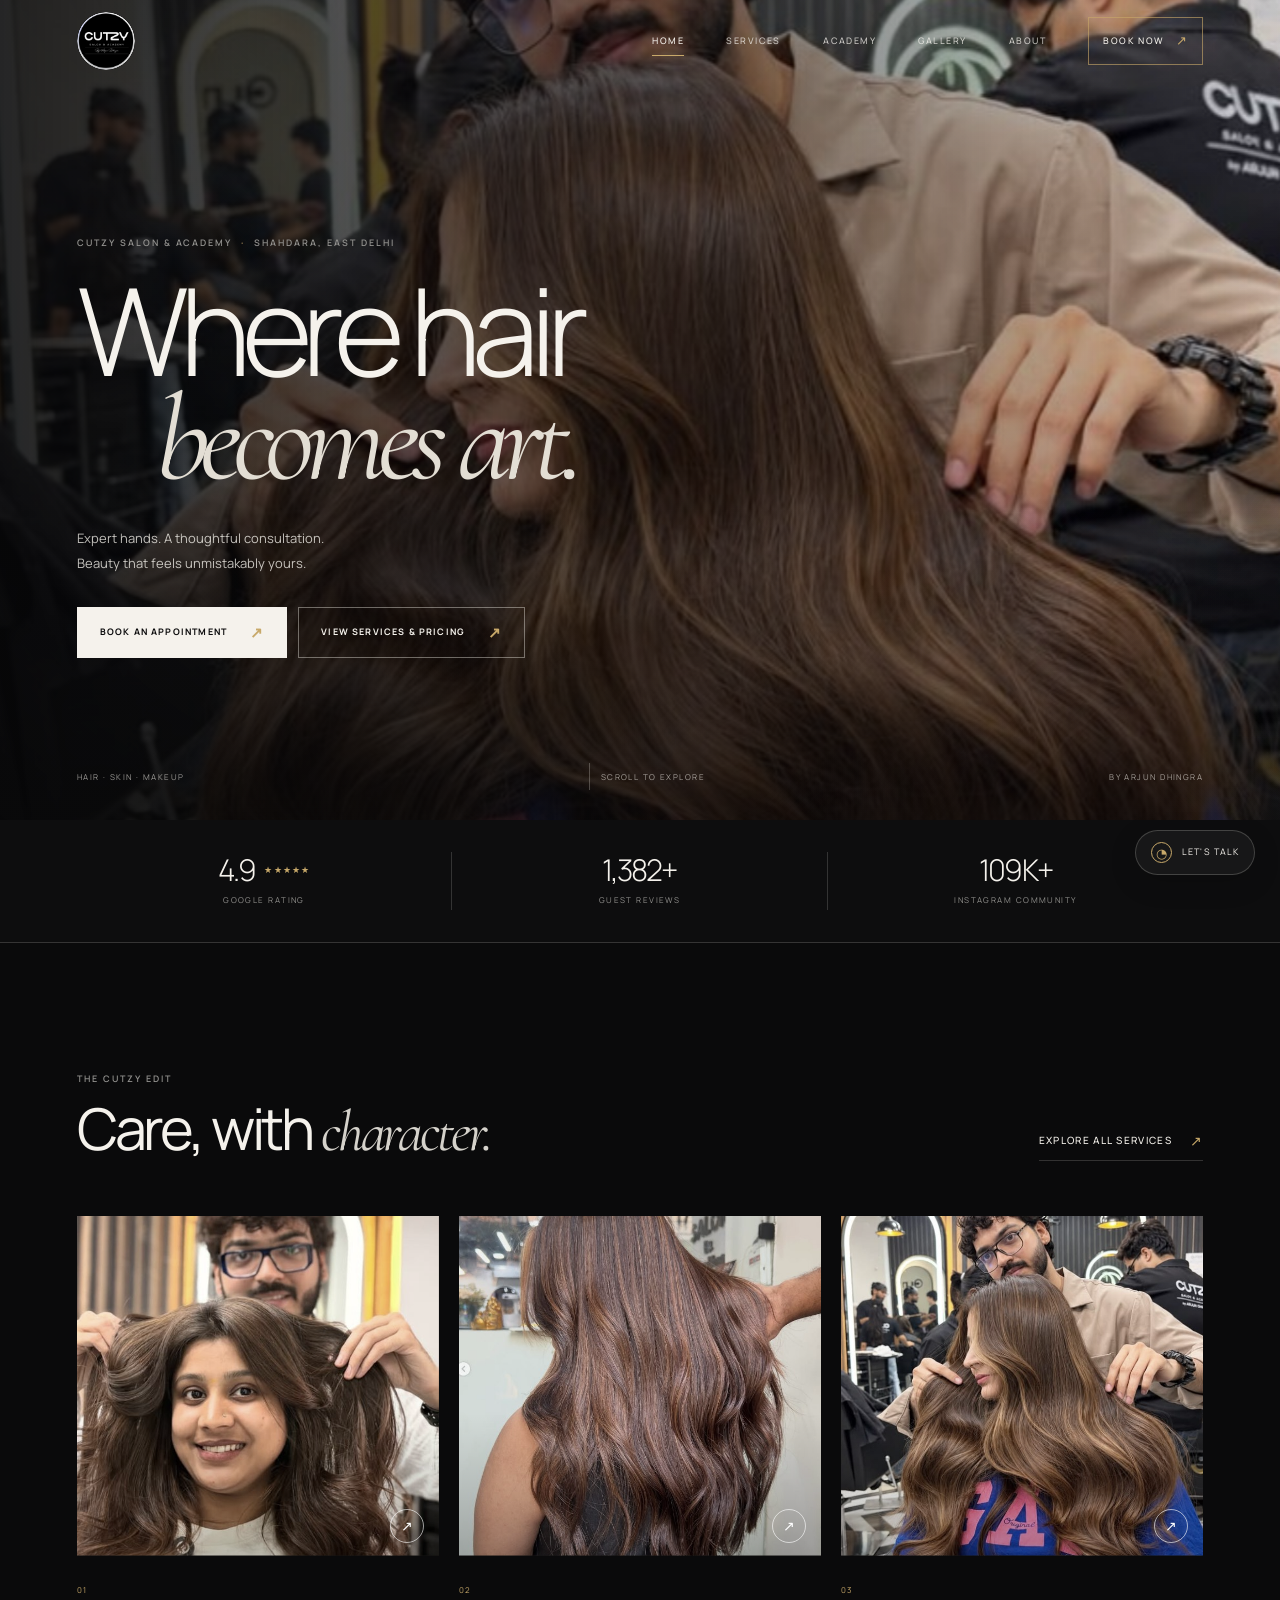
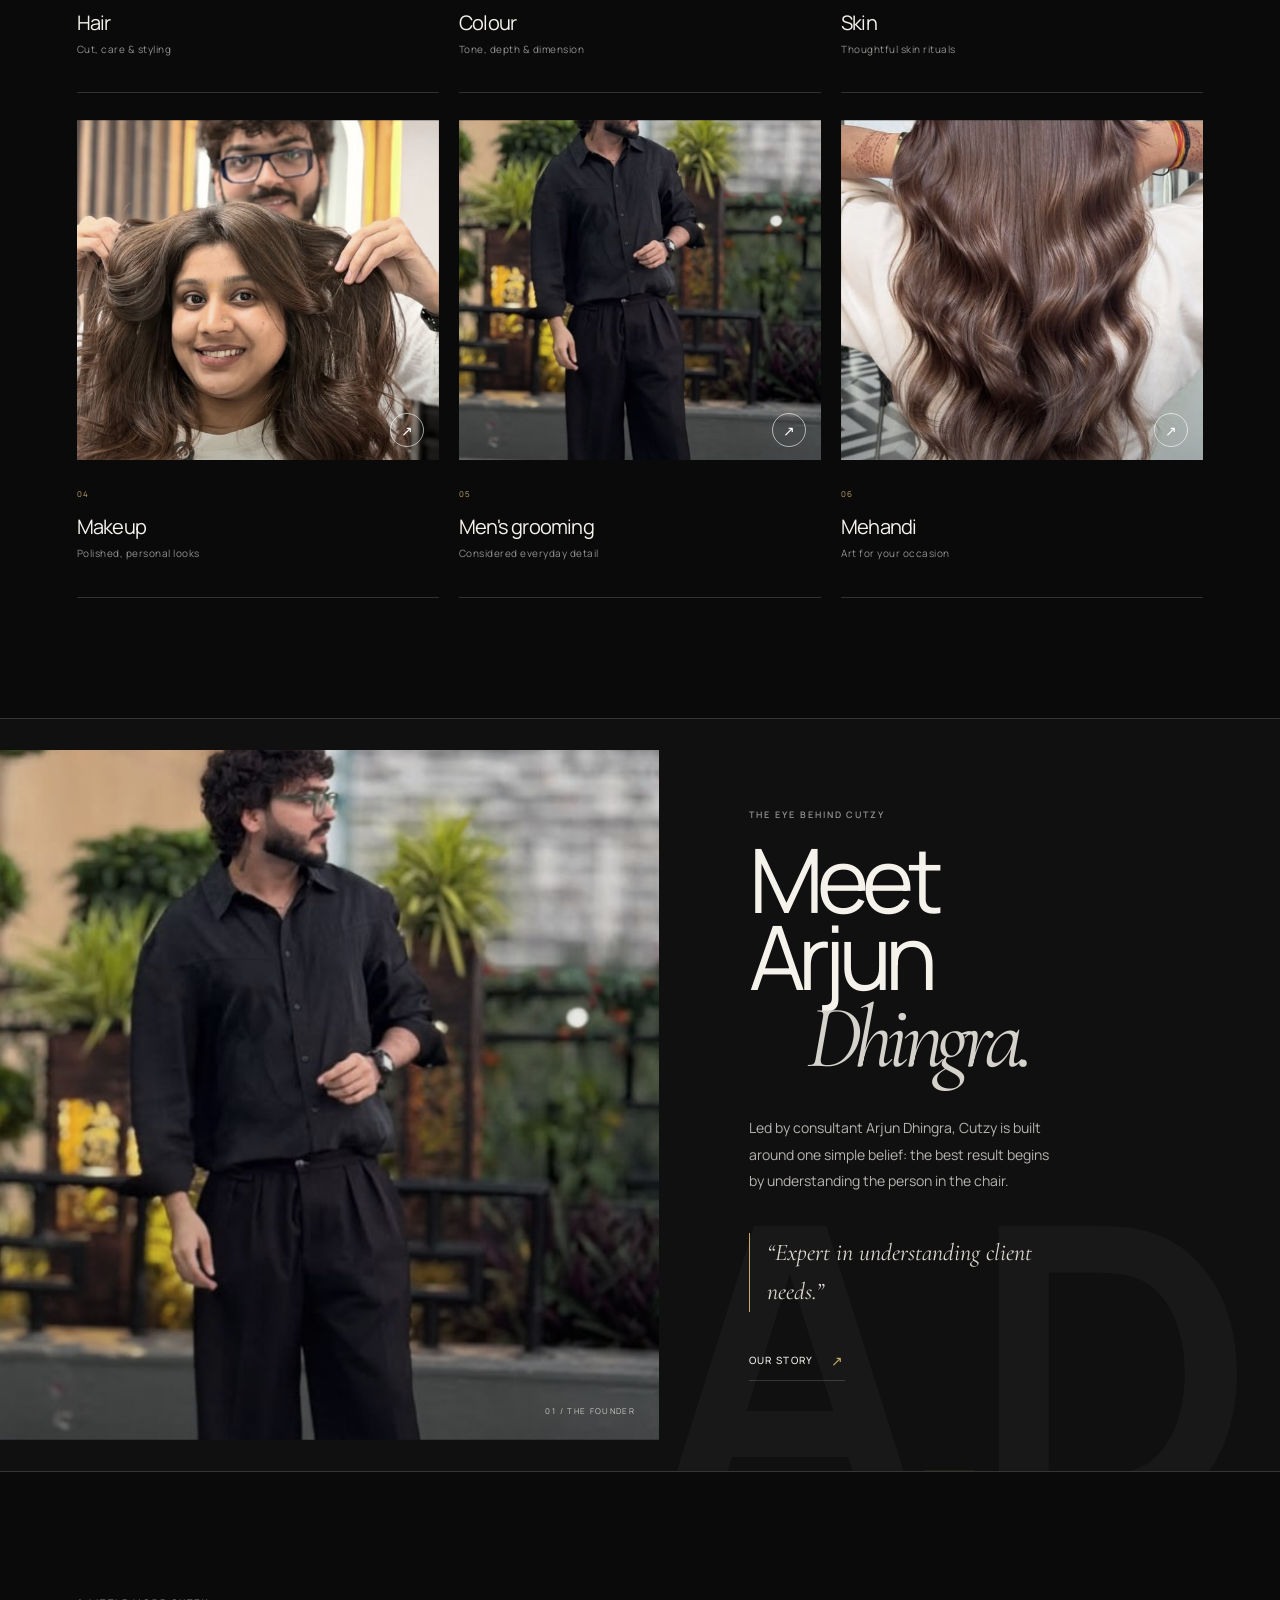
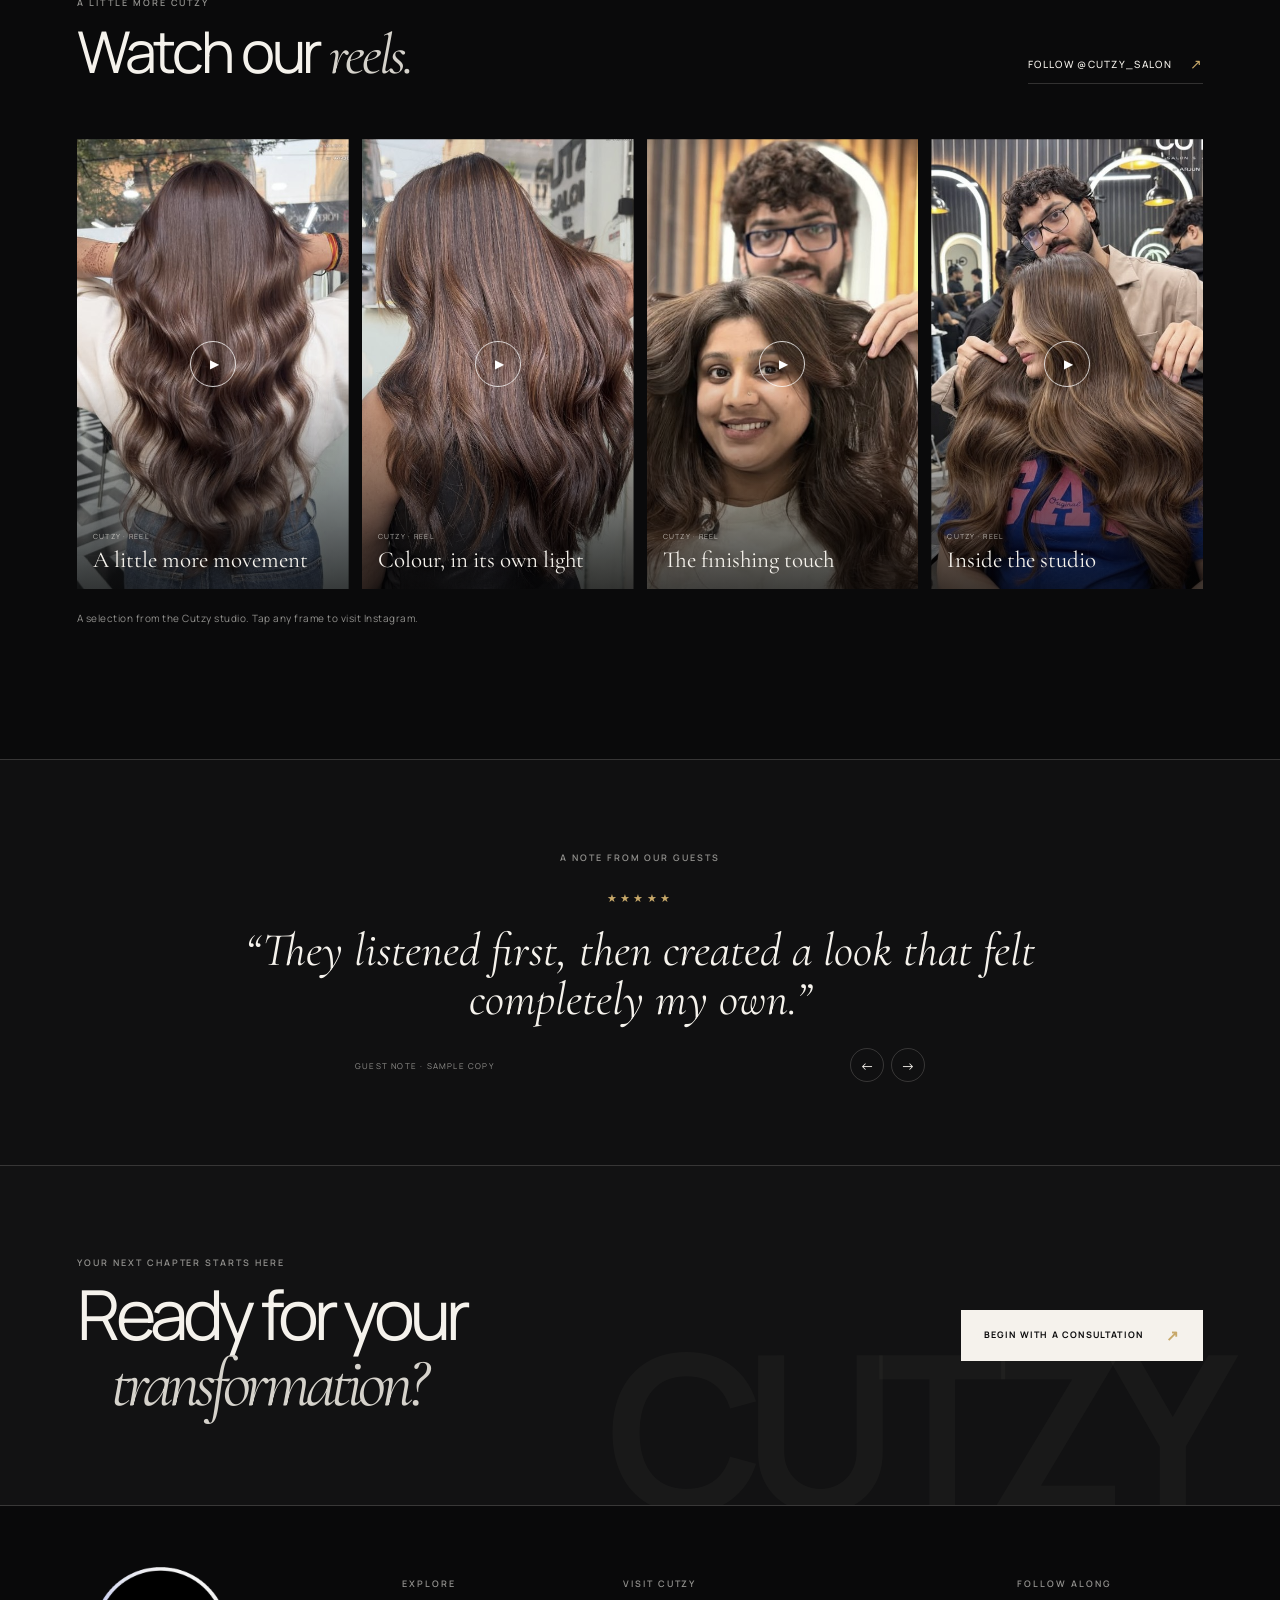
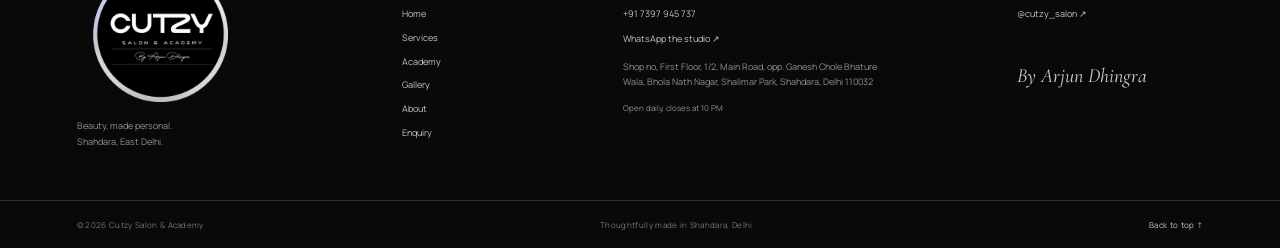
<file: index.html>
<!doctype html>
<html lang="en" data-page="home">
<head>
  <meta charset="utf-8">
  <meta name="viewport" content="width=device-width, initial-scale=1">
  <meta name="theme-color" content="#0a0a0b">
  <meta name="description" content="Looking for the best salon in Shahdara? Discover Cutzy Salon & Academy by Arjun Dhingra for thoughtful hair, colour, skin and makeup artistry in East Delhi.">
  <title>Cutzy Salon & Academy | Luxury Hair Salon in Shahdara, Delhi</title>
  <link rel="preconnect" href="https://fonts.googleapis.com">
  <link rel="preconnect" href="https://fonts.gstatic.com" crossorigin>
  <link href="https://fonts.googleapis.com/css2?family=Cormorant+Garamond:ital,wght@0,400;0,500;1,400;1,500&family=Manrope:wght@300;400;500;600;700&display=swap" rel="stylesheet">
  <link rel="stylesheet" href="styles.css">
  <script type="application/ld+json">
  {
    "@context":"https://schema.org",
    "@type":["HairSalon","LocalBusiness"],
    "name":"Cutzy Salon & Academy by Arjun Dhingra",
    "image":"media/salon-front.png",
    "telephone":"+917397945737",
    "address":{"@type":"PostalAddress","streetAddress":"Shop no, First Floor, 1/2, Main Road, opposite Ganesh Chole Bhature Wala, Bhola Nath Nagar, Shalimar Park, Shahdara","addressLocality":"Delhi","postalCode":"110032","addressCountry":"IN"},
    "sameAs":["https://www.instagram.com/cutzy_salon/"]
  }
  </script>
</head>
<body>
  <div id="site-header"></div>
  <main>
    <section class="hero hero-home">
      <img class="hero-image" src="media/hair-consultation.jpg" alt="A Cutzy stylist finishing a guest's hair" fetchpriority="high">
      <div class="hero-shade"></div>
      <div class="hero-content page-gutter">
        <p class="eyebrow reveal">Cutzy Salon & Academy <span>·</span> Shahdara, East Delhi</p>
        <h1 class="hero-title reveal delay-1">Where hair<br><em>becomes art.</em></h1>
        <p class="hero-copy reveal delay-2">Expert hands. A thoughtful consultation.<br>Beauty that feels unmistakably yours.</p>
        <div class="hero-actions reveal delay-3">
          <a class="button button-light" href="enquiry.html">Book an appointment <span class="arrow">↗</span></a>
          <a class="button button-outline" href="services.html">View services & pricing <span class="arrow">↗</span></a>
        </div>
      </div>
      <div class="hero-bottom page-gutter"><span>Hair · Skin · Makeup</span><span class="scroll-cue"><i></i> Scroll to explore</span><span>By Arjun Dhingra</span></div>
    </section>

    <section class="trust-band" aria-label="Cutzy community and rating">
      <div class="trust-item"><span class="trust-value" data-count="4.9" data-decimals="1">4.9</span><span class="trust-stars">★★★★★</span><span class="trust-label">Google rating</span></div>
      <div class="trust-item"><span class="trust-value" data-count="1382" data-suffix="+">1,382+</span><span class="trust-label">Guest reviews</span></div>
      <div class="trust-item"><span class="trust-value" data-count="109" data-suffix="K+">109K+</span><span class="trust-label">Instagram community</span></div>
    </section>

    <section class="section section-services page-gutter">
      <div class="section-heading" data-reveal>
        <div><p class="eyebrow">The Cutzy edit</p><h2>Care, with <em>character.</em></h2></div>
        <a class="text-link" href="services.html">Explore all services <span>↗</span></a>
      </div>
      <div class="service-grid" id="home-services"></div>
    </section>

    <section class="arjun-section">
      <div class="arjun-image-wrap" data-reveal><img src="media/arjun-portrait.jpg" alt="Consultant Arjun Dhingra" loading="lazy"><span class="image-index">01 / THE FOUNDER</span></div>
      <div class="arjun-copy" data-reveal>
        <p class="eyebrow">The eye behind Cutzy</p>
        <h2>Meet Arjun<br><em>Dhingra.</em></h2>
        <p class="body-copy">Led by consultant Arjun Dhingra, Cutzy is built around one simple belief: the best result begins by understanding the person in the chair.</p>
        <blockquote>“Expert in understanding client needs.”</blockquote>
        <a class="text-link" href="about.html">Our story <span>↗</span></a>
      </div>
      <div class="arjun-number">A<span>.</span>D</div>
    </section>

    <section class="section reels-section page-gutter">
      <div class="section-heading" data-reveal><div><p class="eyebrow">A little more Cutzy</p><h2>Watch our <em>reels.</em></h2></div><a class="text-link" href="https://www.instagram.com/cutzy_salon/" target="_blank" rel="noreferrer">Follow @cutzy_salon <span>↗</span></a></div>
      <div class="reel-track" id="home-reels" aria-label="Cutzy Instagram reel highlights"></div>
      <p class="fine-note">A selection from the Cutzy studio. Tap any frame to visit Instagram.</p>
    </section>

    <section class="testimonial-section">
      <div class="testimonial-inner page-gutter" data-reveal>
        <p class="eyebrow">A note from our guests</p>
        <div class="testimonial-stars" aria-label="5 stars">★★★★★</div>
        <blockquote id="testimonial-quote"></blockquote>
        <div class="testimonial-controls"><span id="testimonial-source"></span><div><button type="button" id="testimonial-prev" aria-label="Previous guest note">←</button><button type="button" id="testimonial-next" aria-label="Next guest note">→</button></div></div>
      </div>
    </section>

    <section class="closing-cta page-gutter" data-reveal>
      <div><p class="eyebrow">Your next chapter starts here</p><h2>Ready for your<br><em>transformation?</em></h2></div>
      <a class="button button-light" href="enquiry.html">Begin with a consultation <span class="arrow">↗</span></a>
      <span class="closing-mark">CUTZY<br><small>SALON & ACADEMY</small></span>
    </section>
  </main>
  <div id="site-footer"></div>
  <script src="data/content.js"></script><script src="data/pricing.js"></script><script src="app.js"></script>
</body>
</html>
</file>
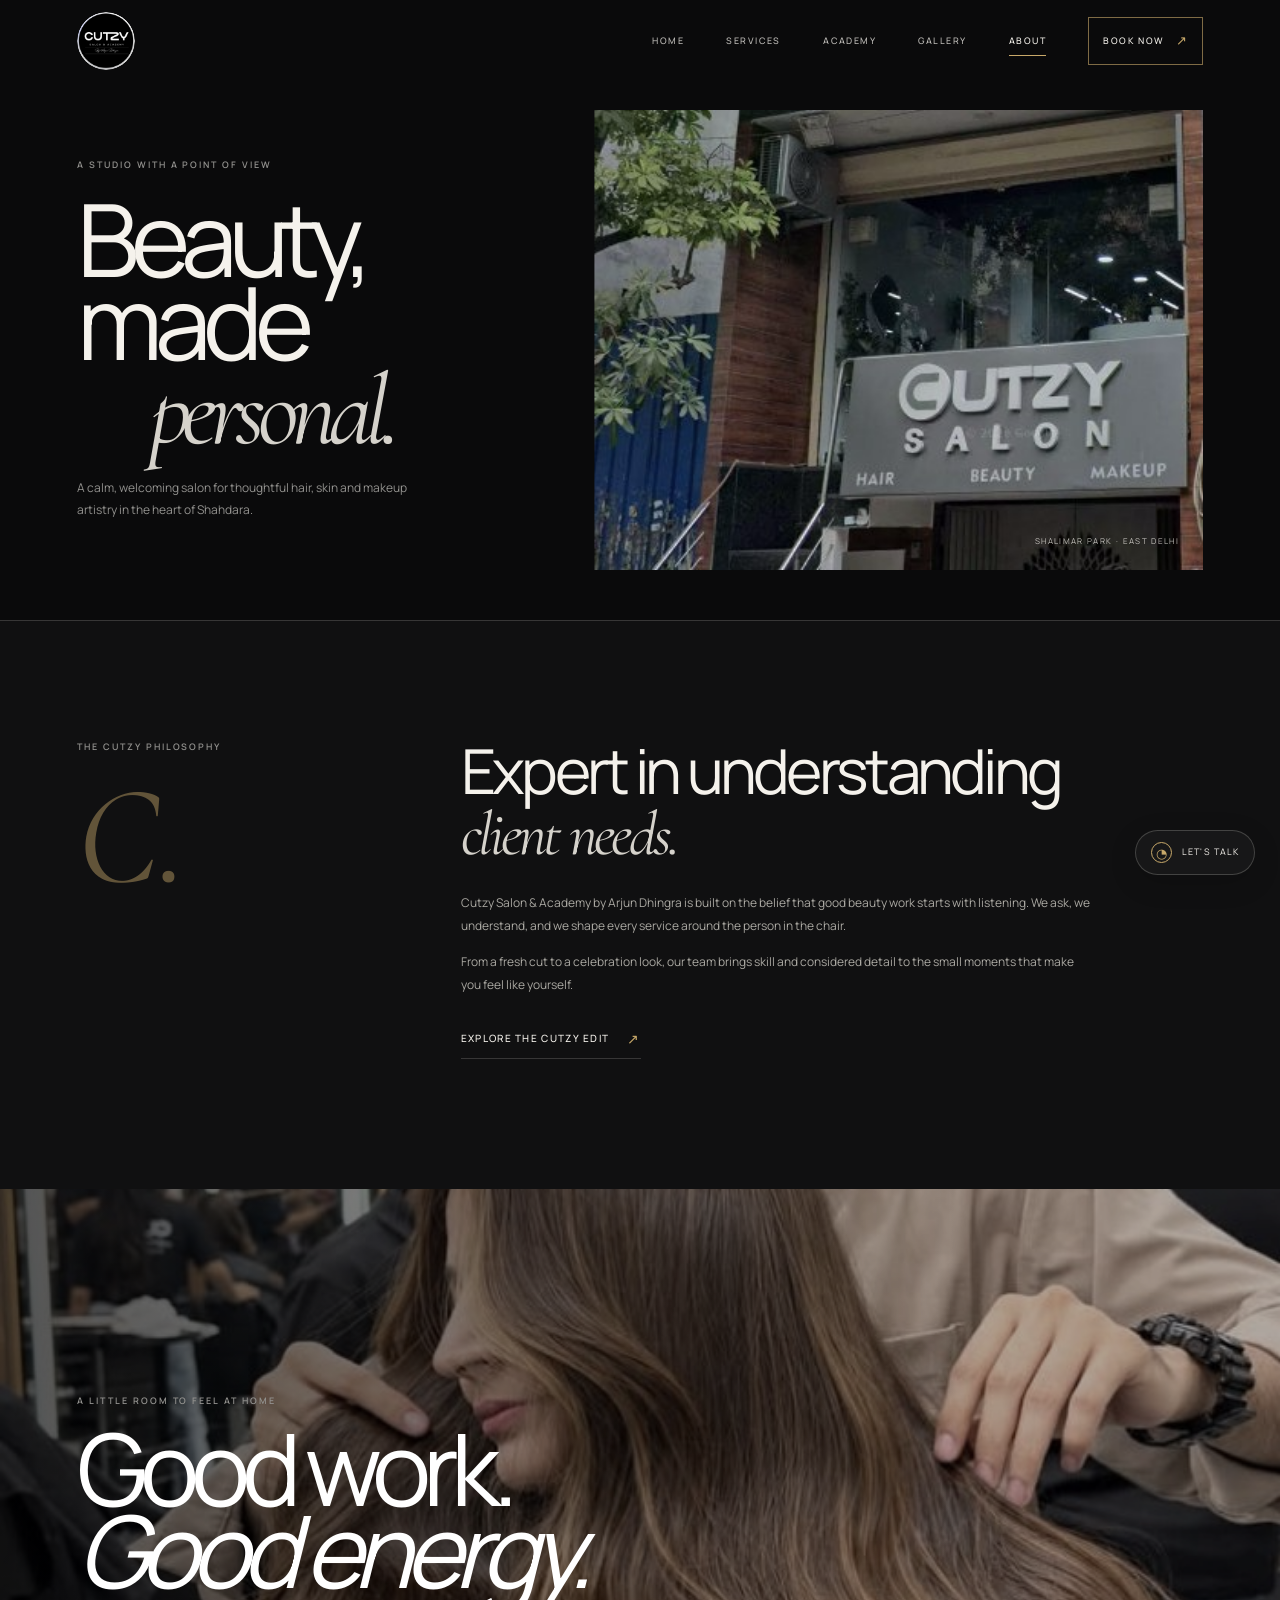
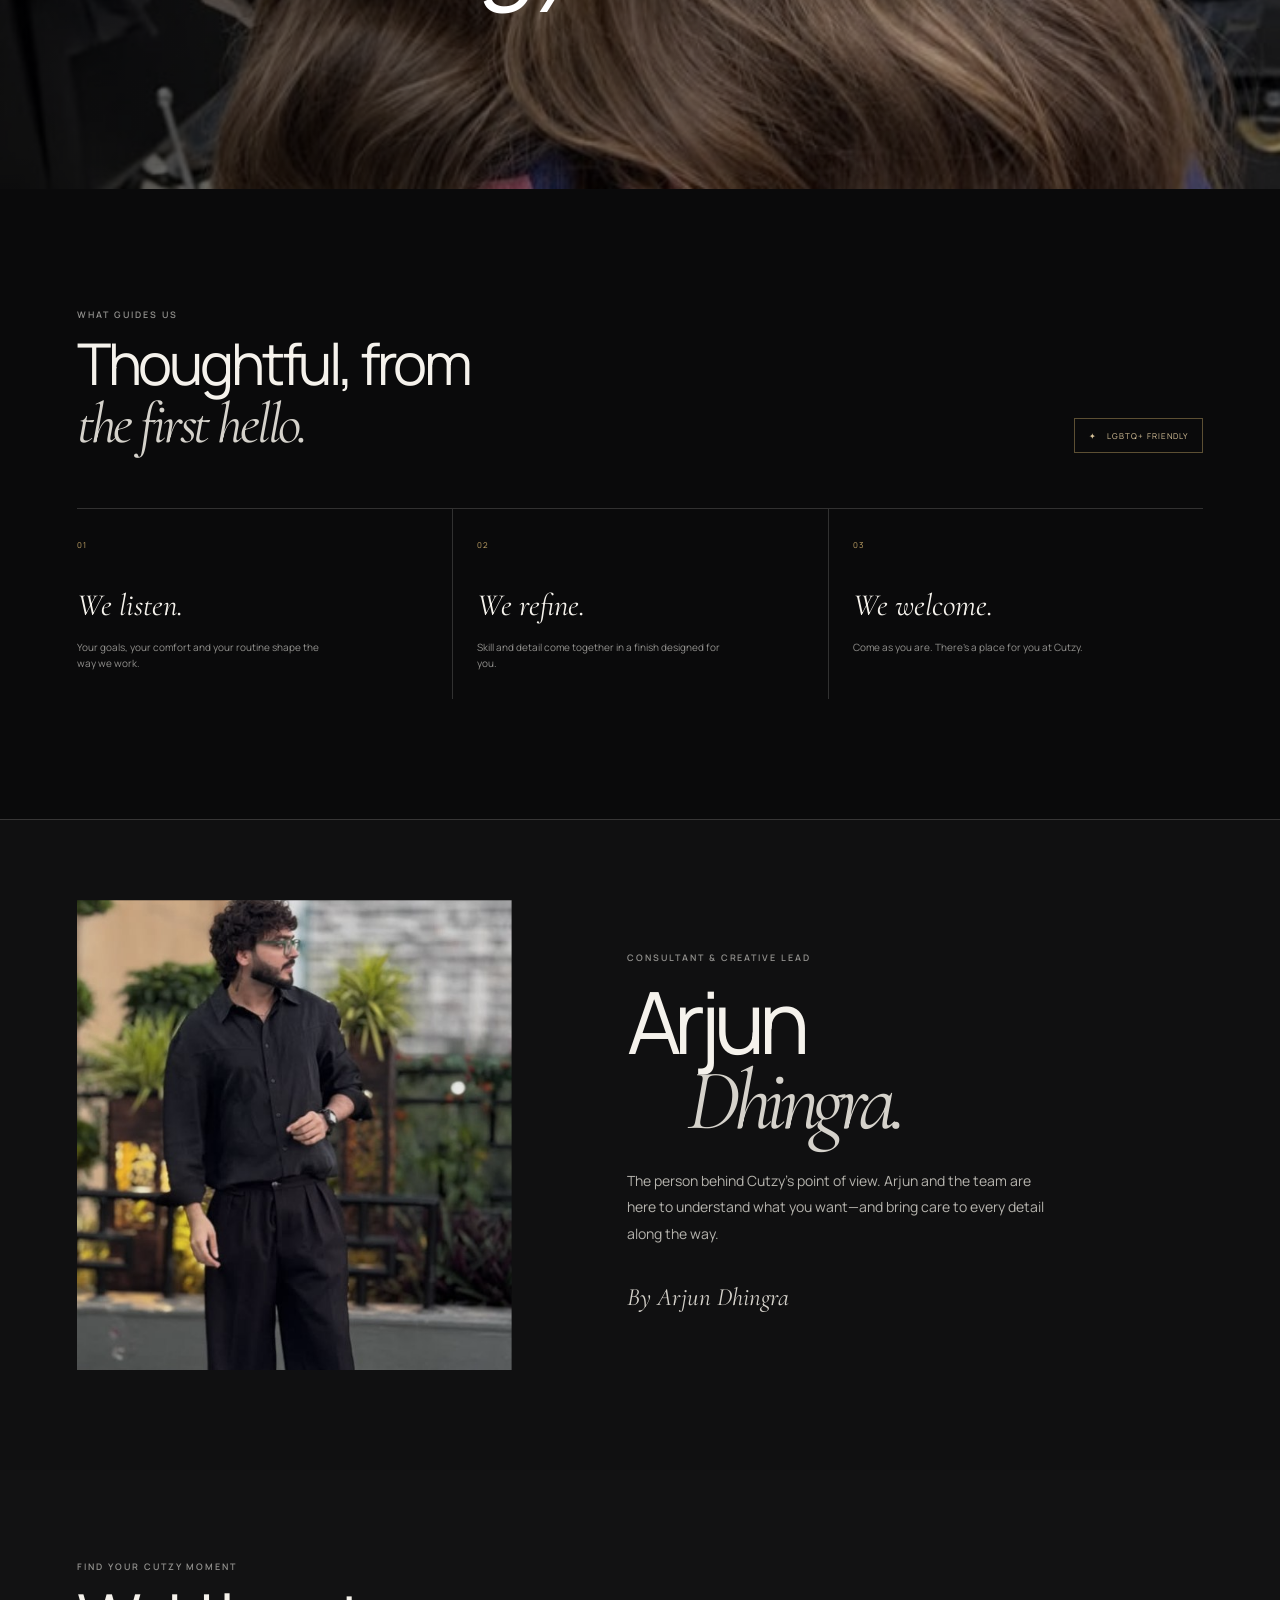
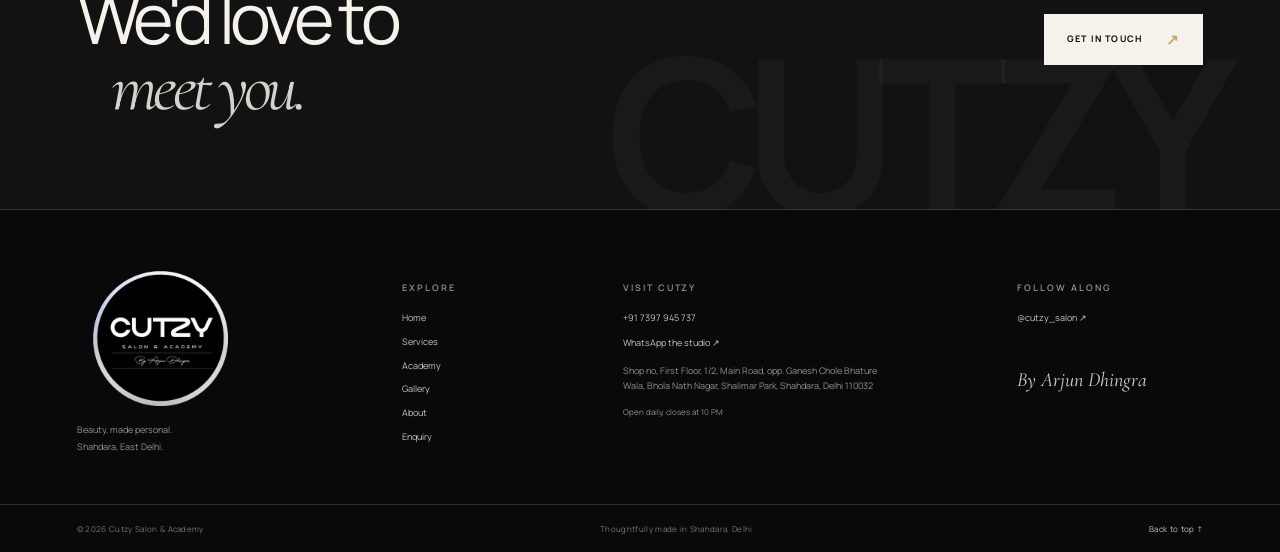
<file: about.html>
<!doctype html>
<html lang="en" data-page="about">
<head>
  <meta charset="utf-8"><meta name="viewport" content="width=device-width, initial-scale=1"><meta name="theme-color" content="#0a0a0b">
  <meta name="description" content="Meet Cutzy Salon & Academy by Arjun Dhingra, a welcoming beauty studio in Shahdara, East Delhi.">
  <title>Our Story | Cutzy Salon & Academy by Arjun Dhingra</title>
  <link rel="preconnect" href="https://fonts.googleapis.com"><link rel="preconnect" href="https://fonts.gstatic.com" crossorigin>
  <link href="https://fonts.googleapis.com/css2?family=Cormorant+Garamond:ital,wght@0,400;0,500;1,400;1,500&family=Manrope:wght@300;400;500;600;700&display=swap" rel="stylesheet"><link rel="stylesheet" href="styles.css">
</head>
<body><div id="site-header"></div><main>
  <section class="about-hero page-gutter"><div data-reveal><p class="eyebrow">A studio with a point of view</p><h1>Beauty, made<br><em>personal.</em></h1><p class="page-hero-copy">A calm, welcoming salon for thoughtful hair, skin and makeup artistry in the heart of Shahdara.</p></div><div class="about-hero-image" data-reveal><img src="media/salon-front.jpg" alt="Cutzy Salon storefront in Shahdara" fetchpriority="high"><span class="image-index">SHALIMAR PARK · EAST DELHI</span></div></section>
  <section class="story-section page-gutter"><div class="story-kicker" data-reveal><p class="eyebrow">The Cutzy philosophy</p><span class="story-ornament">C.</span></div><div class="story-copy" data-reveal><h2>Expert in understanding<br><em>client needs.</em></h2><p>Cutzy Salon & Academy by Arjun Dhingra is built on the belief that good beauty work starts with listening. We ask, we understand, and we shape every service around the person in the chair.</p><p>From a fresh cut to a celebration look, our team brings skill and considered detail to the small moments that make you feel like yourself.</p><a class="text-link" href="services.html">Explore the Cutzy edit <span>↗</span></a></div></section>
  <section class="about-image-band"><img src="media/hair-consultation.jpg" alt="A Cutzy artist at work with a guest" loading="lazy"><div><span class="eyebrow">A little room to feel at home</span><p>Good work.<br><em>Good energy.</em></p></div></section>
  <section class="values-section page-gutter"><div class="section-heading" data-reveal><div><p class="eyebrow">What guides us</p><h2>Thoughtful, from<br><em>the first hello.</em></h2></div><span class="welcome-badge">✦ &nbsp; LGBTQ+ friendly</span></div><div class="values-grid"><article data-reveal><span>01</span><h3>We listen.</h3><p>Your goals, your comfort and your routine shape the way we work.</p></article><article data-reveal><span>02</span><h3>We refine.</h3><p>Skill and detail come together in a finish designed for you.</p></article><article data-reveal><span>03</span><h3>We welcome.</h3><p>Come as you are. There's a place for you at Cutzy.</p></article></div></section>
  <section class="about-founder page-gutter"><div class="founder-photo" data-reveal><img src="media/arjun-portrait.jpg" alt="Consultant Arjun Dhingra" loading="lazy"></div><div class="founder-copy" data-reveal><p class="eyebrow">Consultant & creative lead</p><h2>Arjun<br><em>Dhingra.</em></h2><p class="body-copy">The person behind Cutzy's point of view. Arjun and the team are here to understand what you want—and bring care to every detail along the way.</p><span class="signature">By Arjun Dhingra</span></div></section>
  <section class="closing-cta page-gutter" data-reveal><div><p class="eyebrow">Find your Cutzy moment</p><h2>We'd love to<br><em>meet you.</em></h2></div><a class="button button-light" href="enquiry.html">Get in touch <span class="arrow">↗</span></a><span class="closing-mark">CUTZY<br><small>SALON & ACADEMY</small></span></section>
</main><div id="site-footer"></div><script src="data/content.js"></script><script src="data/pricing.js"></script><script src="app.js"></script></body></html>
</file>
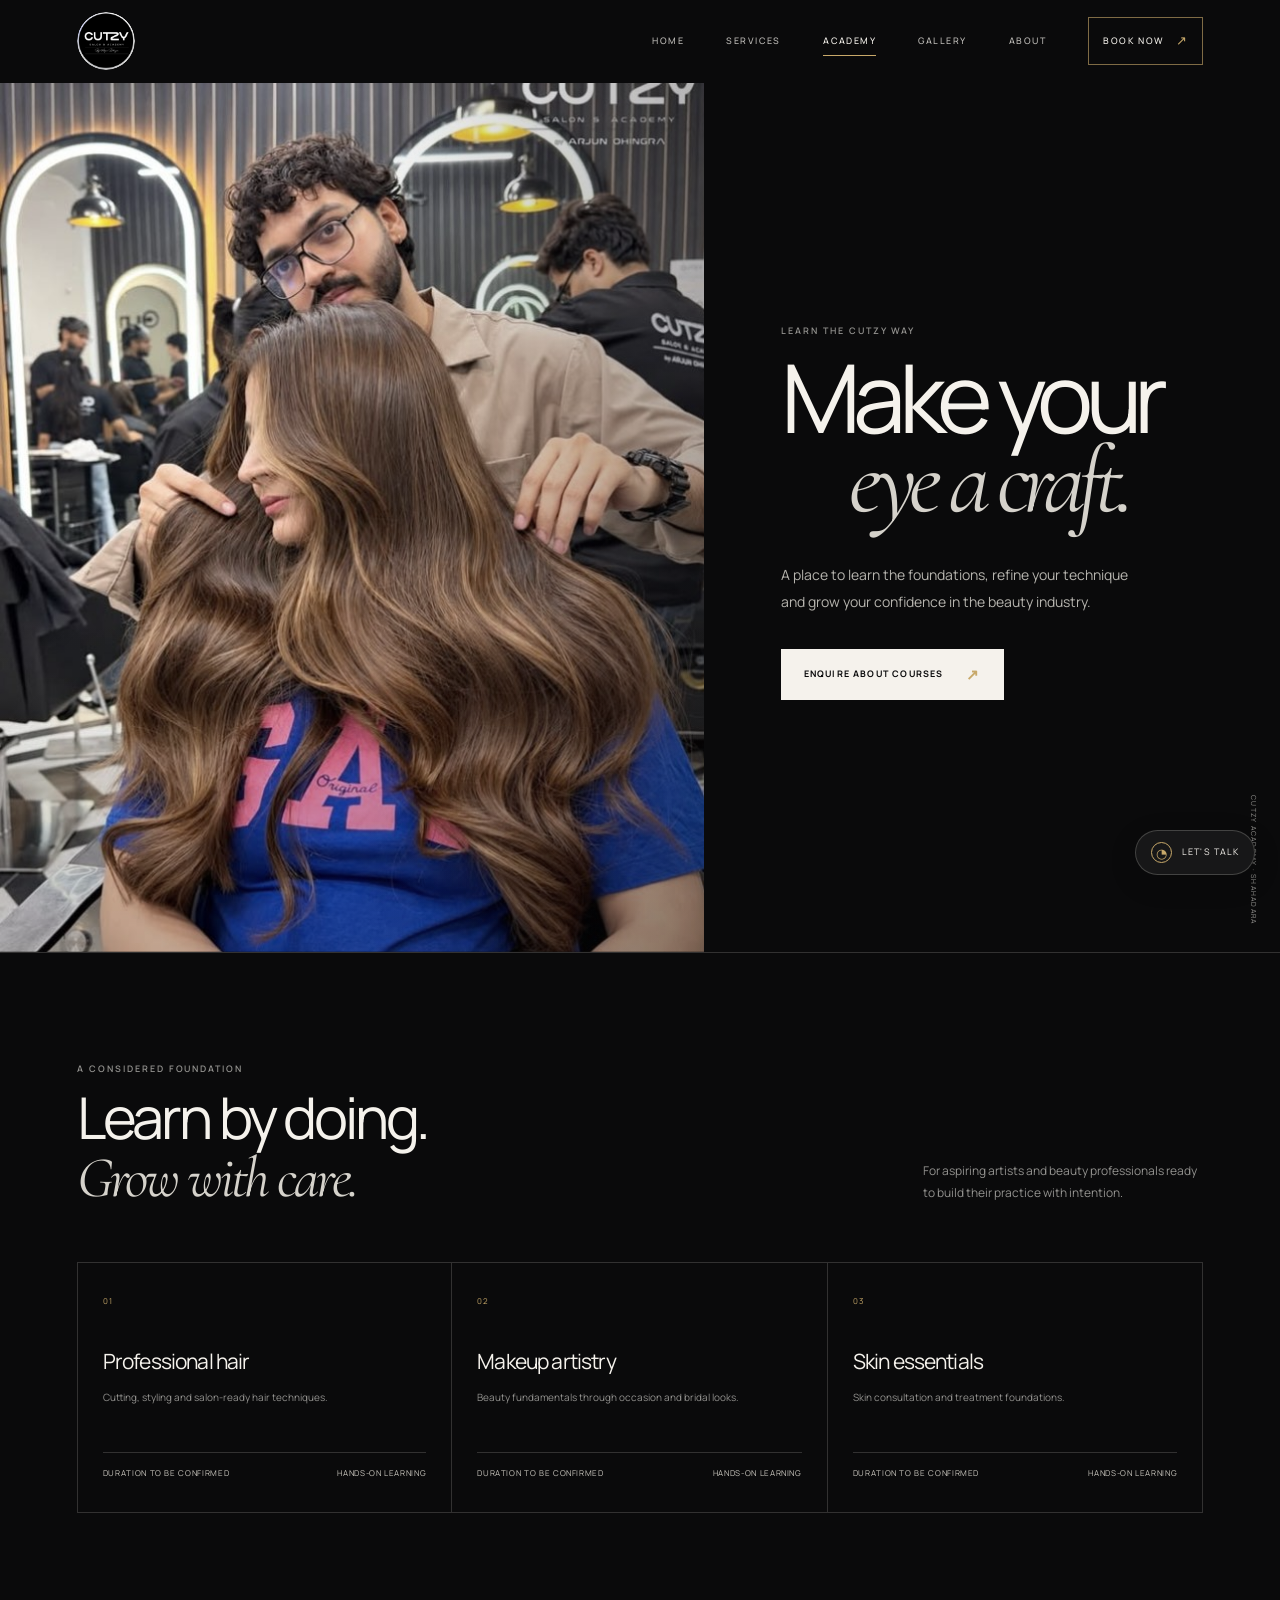
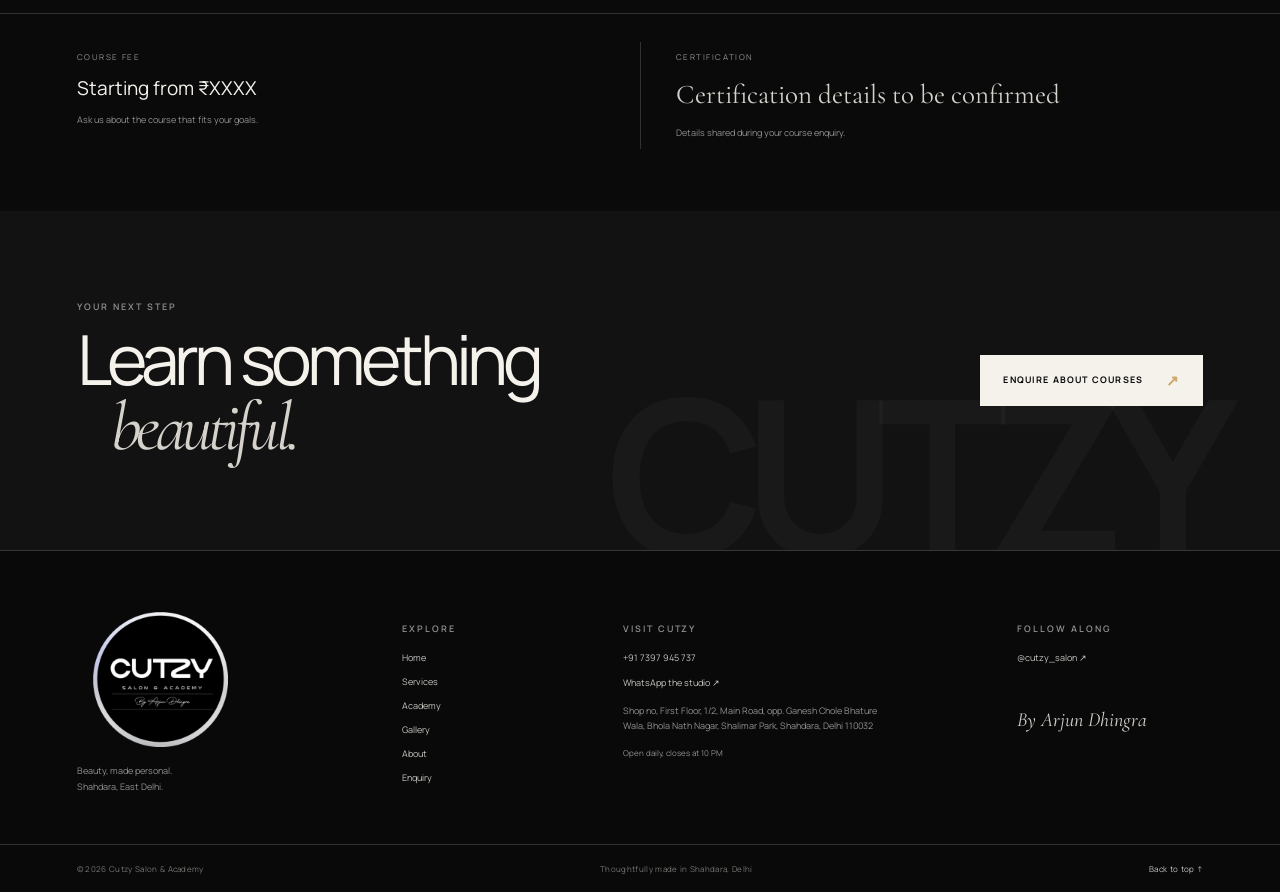
<file: academy.html>
<!doctype html>
<html lang="en" data-page="academy">
<head>
  <meta charset="utf-8"><meta name="viewport" content="width=device-width, initial-scale=1"><meta name="theme-color" content="#0a0a0b">
  <meta name="description" content="Learn hair, makeup and skin artistry at Cutzy Academy in Shahdara, East Delhi. Course durations and fees are confirmed on enquiry.">
  <title>Cutzy Academy | Hair, Makeup & Skin Courses in East Delhi</title>
  <link rel="preconnect" href="https://fonts.googleapis.com"><link rel="preconnect" href="https://fonts.gstatic.com" crossorigin>
  <link href="https://fonts.googleapis.com/css2?family=Cormorant+Garamond:ital,wght@0,400;0,500;1,400;1,500&family=Manrope:wght@300;400;500;600;700&display=swap" rel="stylesheet"><link rel="stylesheet" href="styles.css">
</head>
<body><div id="site-header"></div><main>
  <section class="academy-hero">
    <div class="academy-photo" data-reveal><img src="media/hair-consultation.jpg" alt="A Cutzy stylist working with a guest" loading="lazy"></div>
    <div class="academy-intro page-gutter" data-reveal><p class="eyebrow">Learn the Cutzy way</p><h1>Make your<br><em>eye a craft.</em></h1><p class="body-copy">A place to learn the foundations, refine your technique and grow your confidence in the beauty industry.</p><a class="button button-light" href="enquiry.html?service=Academy%20Course">Enquire about courses <span class="arrow">↗</span></a><span class="academy-side-note">CUTZY ACADEMY · SHAHADARA</span></div>
  </section>
  <section class="academy-content page-gutter"><div class="section-heading" data-reveal><div><p class="eyebrow">A considered foundation</p><h2>Learn by doing.<br><em>Grow with care.</em></h2></div><p class="heading-note">For aspiring artists and beauty professionals ready to build their practice with intention.</p></div><div class="course-grid" id="course-grid"></div></section>
  <section class="academy-details page-gutter"><div class="academy-detail"><span class="detail-label">Course fee</span><strong id="academy-fee"></strong><span>Ask us about the course that fits your goals.</span></div><div class="academy-detail"><span class="detail-label">Certification</span><strong class="serif-detail" id="academy-cert"></strong><span>Details shared during your course enquiry.</span></div></section>
  <section class="closing-cta page-gutter" data-reveal><div><p class="eyebrow">Your next step</p><h2>Learn something<br><em>beautiful.</em></h2></div><a class="button button-light" href="enquiry.html?service=Academy%20Course">Enquire about courses <span class="arrow">↗</span></a><span class="closing-mark">CUTZY<br><small>SALON & ACADEMY</small></span></section>
</main><div id="site-footer"></div><script src="data/content.js"></script><script src="data/pricing.js"></script><script src="app.js"></script></body></html>
</file>
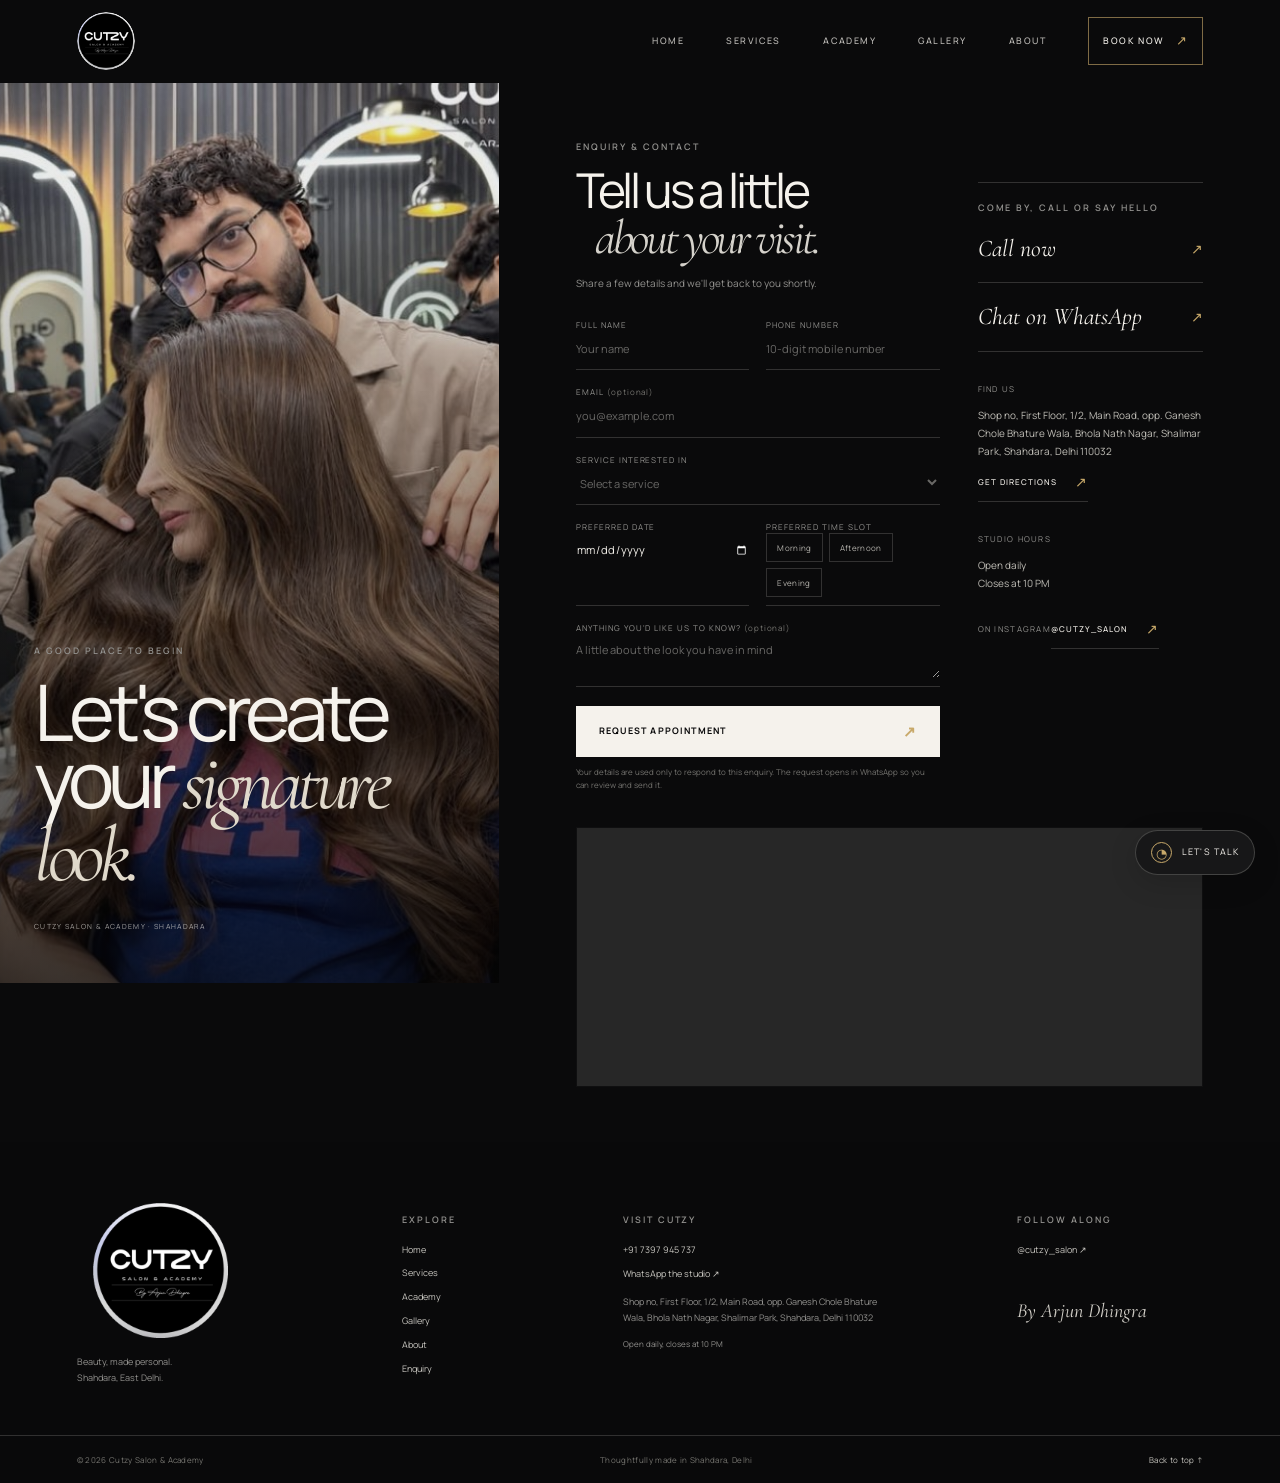
<file: enquiry.html>
<!doctype html>
<html lang="en" data-page="enquiry">
<head>
  <meta charset="utf-8"><meta name="viewport" content="width=device-width, initial-scale=1"><meta name="theme-color" content="#0a0a0b">
  <meta name="description" content="Enquire with Cutzy Salon & Academy in Shahdara, East Delhi for hair, colour, skin, makeup and bridal makeup in Shahdara.">
  <title>Enquiry & Contact | Cutzy Salon Shahdara</title>
  <link rel="preconnect" href="https://fonts.googleapis.com"><link rel="preconnect" href="https://fonts.gstatic.com" crossorigin>
  <link href="https://fonts.googleapis.com/css2?family=Cormorant+Garamond:ital,wght@0,400;0,500;1,400;1,500&family=Manrope:wght@300;400;500;600;700&display=swap" rel="stylesheet"><link rel="stylesheet" href="styles.css">
</head>
<body><div id="site-header"></div><main class="enquiry-page">
  <section class="enquiry-visual"><img src="media/hair-consultation.jpg" alt="A stylist creating a look at Cutzy" fetchpriority="high"><div class="enquiry-visual-shade"></div><div class="enquiry-visual-copy" data-reveal><p class="eyebrow">A good place to begin</p><h1>Let's create<br>your <em>signature look.</em></h1><span class="enquiry-location">CUTZY SALON & ACADEMY · SHAHADARA</span></div></section>
  <section class="enquiry-panel page-gutter"><div class="enquiry-form-wrap" data-reveal><p class="eyebrow">Enquiry & contact</p><h2>Tell us a little<br><em>about your visit.</em></h2><p class="form-intro">Share a few details and we'll get back to you shortly.</p>
    <form id="enquiry-form" novalidate>
      <div class="form-row"><label class="field"><span>Full name</span><input name="name" autocomplete="name" required minlength="2" placeholder="Your name"><small class="field-error"></small></label><label class="field"><span>Phone number</span><input name="phone" inputmode="numeric" autocomplete="tel-national" required pattern="[6-9][0-9]{9}" maxlength="10" placeholder="10-digit mobile number"><small class="field-error"></small></label></div>
      <label class="field"><span>Email <em>(optional)</em></span><input name="email" type="email" autocomplete="email" placeholder="you@example.com"><small class="field-error"></small></label>
      <label class="field"><span>Service interested in</span><select name="service" required><option value="" disabled selected>Select a service</option><option>Hair</option><option>Colour</option><option>Skin</option><option>Makeup</option><option>Bridal</option><option>Men's Grooming</option><option>Mehandi</option><option>Academy Course</option></select><small class="field-error"></small></label>
      <div class="form-row"><label class="field"><span>Preferred date</span><input name="date" type="date" required><small class="field-error"></small></label><fieldset class="field time-field"><legend>Preferred time slot</legend><div class="time-options"><label><input type="radio" name="time" value="Morning" required><span>Morning</span></label><label><input type="radio" name="time" value="Afternoon"><span>Afternoon</span></label><label><input type="radio" name="time" value="Evening"><span>Evening</span></label></div><small class="field-error"></small></fieldset></div>
      <label class="field"><span>Anything you'd like us to know? <em>(optional)</em></span><textarea name="message" rows="2" placeholder="A little about the look you have in mind"></textarea></label>
      <label class="honeypot" aria-hidden="true">Leave this field empty<input name="website" tabindex="-1" autocomplete="off"></label>
      <button class="button button-light submit-button" type="submit"><span class="submit-label">Request appointment</span><span class="spinner" aria-hidden="true"></span><span class="arrow">↗</span></button>
      <p class="form-privacy">Your details are used only to respond to this enquiry. The request opens in WhatsApp so you can review and send it.</p>
      <div class="form-success" id="form-success" role="status" aria-live="polite"><span class="success-check">✓</span><p><strong>Your request is ready.</strong><br>WhatsApp will open with your details. Tap Send to reach our team.</p></div>
    </form>
  </div>
  <div class="contact-info" data-reveal><p class="eyebrow">Come by, call or say hello</p><a class="contact-link" href="tel:+917397945737">Call now <span>↗</span></a><a class="contact-link" href="https://wa.me/917397945737" target="_blank" rel="noreferrer">Chat on WhatsApp <span>↗</span></a><div class="contact-detail"><span>Find us</span><p>Shop no, First Floor, 1/2, Main Road, opp. Ganesh Chole Bhature Wala, Bhola Nath Nagar, Shalimar Park, Shahdara, Delhi 110032</p><a class="text-link" href="https://www.google.com/maps/search/?api=1&query=Cutzy+Salon%2C+Shop+no+First+Floor+1%2F2+Main+Road+Shahdara+Delhi+110032" target="_blank" rel="noreferrer">Get directions <span>↗</span></a></div><div class="contact-detail"><span>Studio hours</span><p>Open daily<br>Closes at 10 PM</p></div><div class="contact-detail"><span>On Instagram</span><a class="text-link" href="https://www.instagram.com/cutzy_salon/" target="_blank" rel="noreferrer">@cutzy_salon <span>↗</span></a></div>
  </div>
  <div class="map-wrap"><iframe title="Map to Cutzy Salon in Shahdara" src="https://maps.google.com/maps?q=Cutzy%20Salon%2C%20Shahdara%2C%20Delhi%20110032&t=&z=15&ie=UTF8&iwloc=&output=embed" loading="lazy" referrerpolicy="no-referrer-when-downgrade"></iframe></div>
  </section>
</main><div id="site-footer"></div><script src="data/content.js"></script><script src="data/pricing.js"></script><script src="app.js"></script></body></html>
</file>
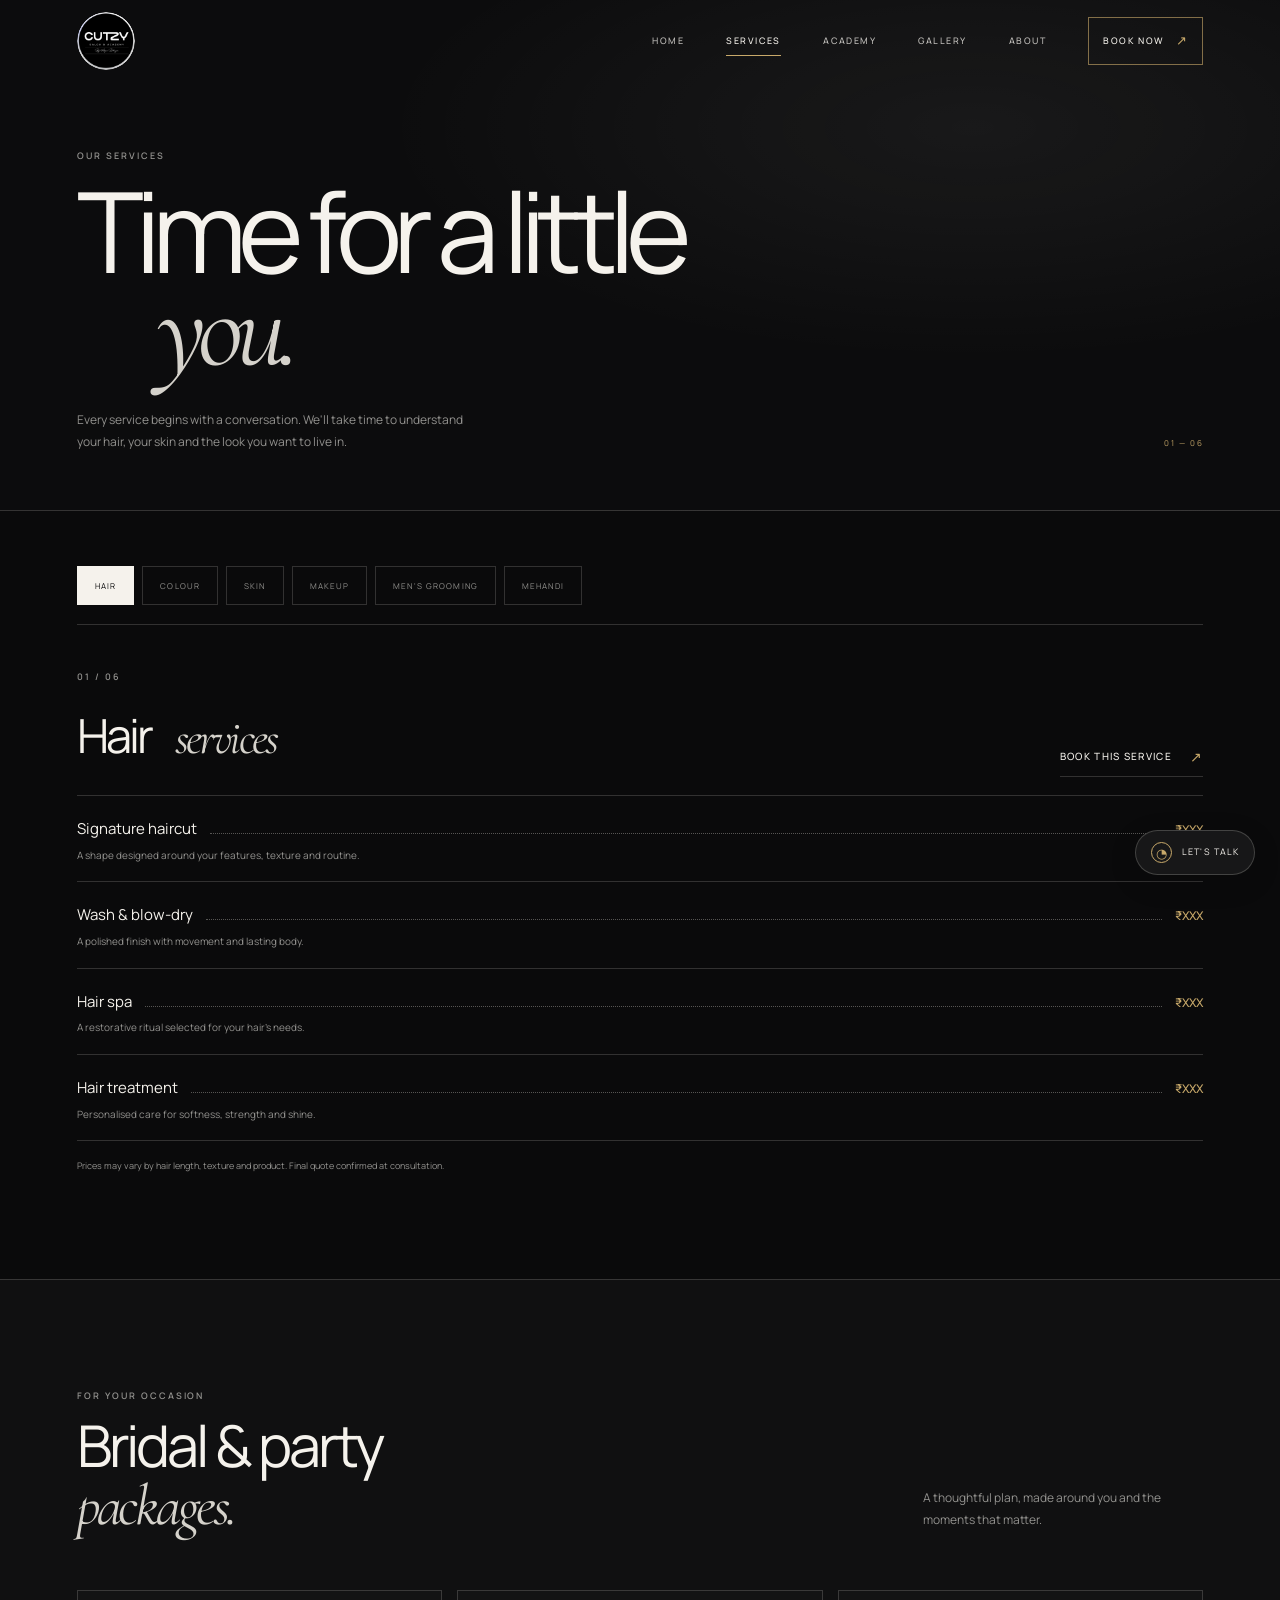
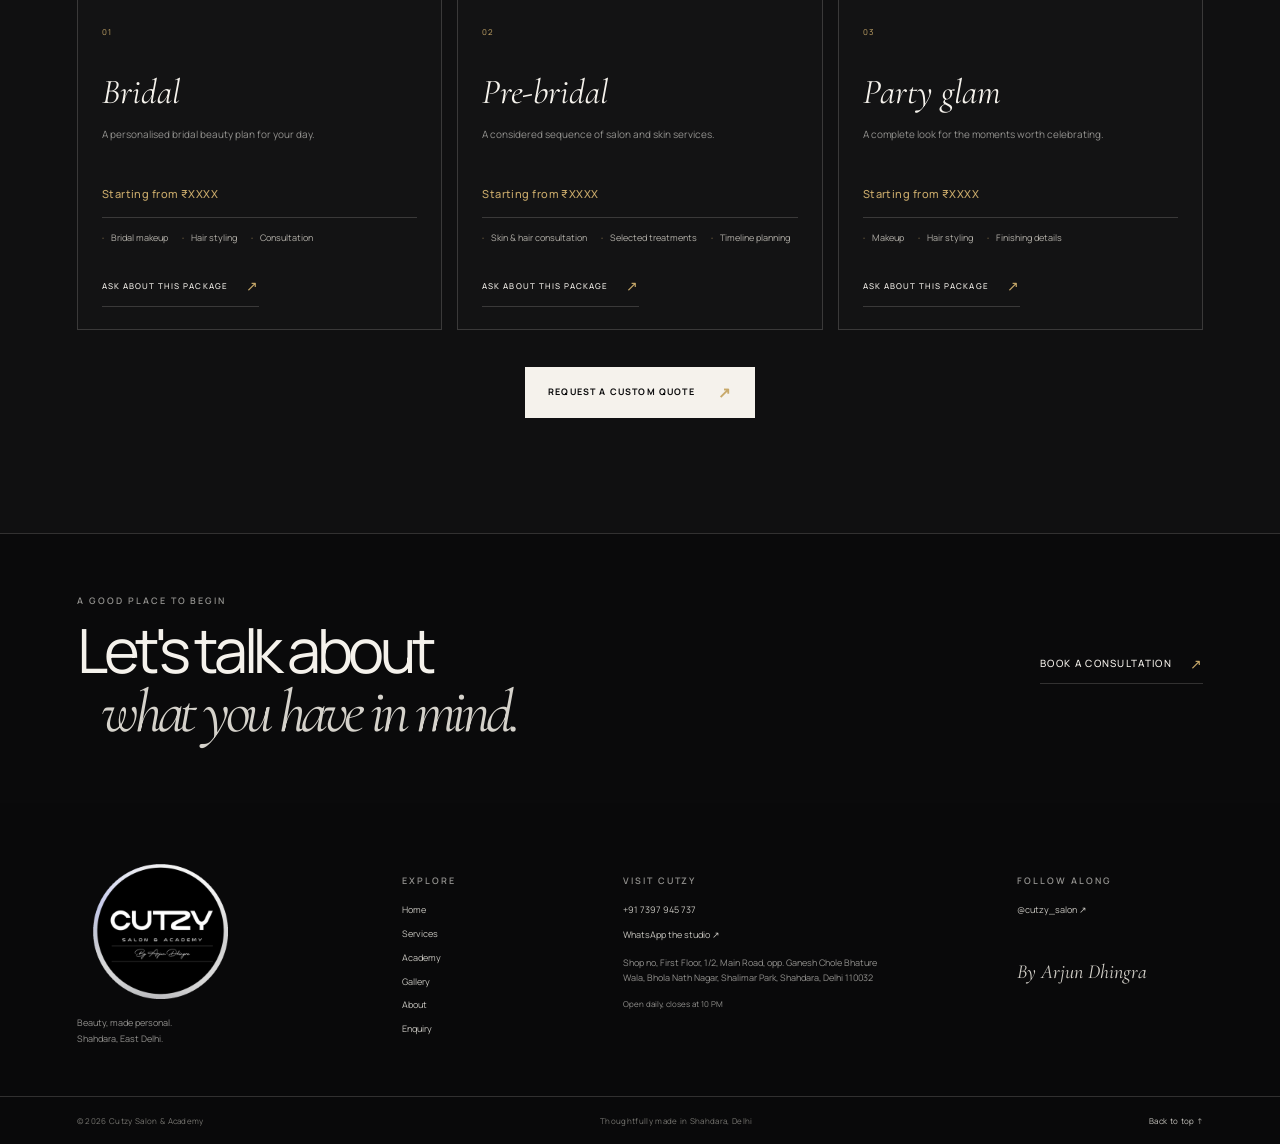
<file: services.html>
<!doctype html>
<html lang="en" data-page="services">
<head>
  <meta charset="utf-8"><meta name="viewport" content="width=device-width, initial-scale=1"><meta name="theme-color" content="#0a0a0b">
  <meta name="description" content="Explore hair, colour, skin, makeup, men's grooming and mehandi services at Cutzy Salon in Shahdara, East Delhi.">
  <title>Services & Pricing | Cutzy Salon Shahdara</title>
  <link rel="preconnect" href="https://fonts.googleapis.com"><link rel="preconnect" href="https://fonts.gstatic.com" crossorigin>
  <link href="https://fonts.googleapis.com/css2?family=Cormorant+Garamond:ital,wght@0,400;0,500;1,400;1,500&family=Manrope:wght@300;400;500;600;700&display=swap" rel="stylesheet"><link rel="stylesheet" href="styles.css">
</head>
<body><div id="site-header"></div><main>
  <section class="page-hero page-gutter"><p class="eyebrow" data-reveal>Our services</p><h1 data-reveal>Time for a little<br><em>you.</em></h1><p class="page-hero-copy" data-reveal>Every service begins with a conversation. We'll take time to understand your hair, your skin and the look you want to live in.</p><span class="page-hero-index">01 — 06</span></section>
  <section class="pricing-section page-gutter">
    <div class="tab-list" id="pricing-tabs" role="tablist" aria-label="Service categories"></div>
    <div class="pricing-panel" id="pricing-panel" role="tabpanel"></div>
    <p class="price-note">Prices may vary by hair length, texture and product. Final quote confirmed at consultation.</p>
  </section>
  <section class="packages-section page-gutter"><div class="section-heading" data-reveal><div><p class="eyebrow">For your occasion</p><h2>Bridal & party<br><em>packages.</em></h2></div><p class="heading-note">A thoughtful plan, made around you and the moments that matter.</p></div><div class="package-grid" id="package-grid"></div><div class="package-action"><a class="button button-light" href="enquiry.html?service=Bridal">Request a custom quote <span class="arrow">↗</span></a></div></section>
  <section class="consult-banner page-gutter" data-reveal><div><p class="eyebrow">A good place to begin</p><h2>Let's talk about<br><em>what you have in mind.</em></h2></div><a class="text-link" href="enquiry.html">Book a consultation <span>↗</span></a></section>
</main><div id="site-footer"></div><script src="data/content.js"></script><script src="data/pricing.js"></script><script src="app.js"></script></body></html>
</file>
<file: styles.css>
:root {
  color-scheme: dark;
  --ink: #0a0a0b;
  --ink-soft: #111112;
  --paper: #f5f2ec;
  --paper-dim: #d5d2cb;
  --muted: #92918e;
  --line: rgba(245, 242, 236, .17);
  --line-light: rgba(10, 10, 11, .2);
  --champagne: #c8a96a;
  --gutter: clamp(1.25rem, 6vw, 6.25rem);
  --font-sans: "Manrope", "Avenir Next", Avenir, sans-serif;
  --font-editorial: "Cormorant Garamond", Georgia, serif;
}

* { box-sizing: border-box; }
html { scroll-behavior: smooth; background: var(--ink); }
body { margin: 0; background: var(--ink); color: var(--paper); font-family: var(--font-sans); font-size: 14px; font-weight: 400; line-height: 1.65; -webkit-font-smoothing: antialiased; }
body.menu-open { overflow: hidden; }
img { display: block; max-width: 100%; }
a { color: inherit; text-decoration: none; }
button, input, select, textarea { font: inherit; }
button { color: inherit; }
::selection { background: var(--champagne); color: var(--ink); }
.page-gutter { padding-right: var(--gutter); padding-left: var(--gutter); }
.eyebrow { margin: 0; color: var(--muted); font-size: 9px; font-weight: 600; line-height: 1.4; letter-spacing: .22em; text-transform: uppercase; }
.eyebrow span { padding: 0 .55em; color: var(--champagne); }
.body-copy { max-width: 430px; margin: 25px 0 30px; color: #b6b4ae; font-size: 14px; line-height: 1.9; }
h1, h2, h3, p, blockquote { margin-top: 0; }
h1, h2, h3 { font-weight: 400; }
h1 em, h2 em, .serif-detail, .closing-cta em, .page-hero em { color: var(--paper-dim); font-family: var(--font-editorial); font-weight: 400; }
.text-link { position: relative; display: inline-flex; align-items: center; gap: 18px; width: fit-content; padding: 0 0 8px; border-bottom: 1px solid var(--line); color: var(--paper); font-size: 10px; font-weight: 500; letter-spacing: .13em; text-transform: uppercase; transition: border-color .35s ease, color .35s ease; }
.text-link span { color: var(--champagne); font-size: 14px; transition: transform .35s ease; }
.text-link:hover { border-color: var(--champagne); color: var(--champagne); }
.text-link:hover span { transform: translate(3px, -3px); }
.button { position: relative; z-index: 0; display: inline-flex; align-items: center; justify-content: center; gap: 23px; min-height: 51px; padding: 0 22px; overflow: hidden; border: 1px solid transparent; font-size: 9px; font-weight: 700; letter-spacing: .13em; text-transform: uppercase; transition: color .38s ease, border-color .38s ease, transform .38s ease; }
.button::before { position: absolute; z-index: -1; inset: 100% 0 0; background: var(--champagne); content: ""; transition: inset .4s cubic-bezier(.22, .8, .24, 1); }
.button:hover::before { inset: 0; }
.button:hover { color: var(--ink); border-color: var(--champagne); }
.button:active { transform: translateY(1px); }
.button-light { background: var(--paper); color: var(--ink); }
.button-outline { border-color: rgba(245,242,236,.4); background: transparent; color: var(--paper); }
.button-outline::before { background: var(--paper); }
.arrow { color: var(--champagne); font-size: 15px; line-height: 1; transition: transform .35s ease; }
.button:hover .arrow { color: var(--ink); transform: translate(2px, -2px); }
.section { padding-top: 130px; padding-bottom: 140px; }
.section-heading { display: flex; align-items: end; justify-content: space-between; gap: 40px; margin-bottom: 55px; }
.section-heading h2, .section-heading h3 { margin: 14px 0 0; font-size: clamp(34px, 4.5vw, 58px); font-weight: 400; letter-spacing: -.055em; line-height: .99; }
.heading-note { max-width: 280px; margin: 0 0 4px; color: var(--muted); font-size: 12px; line-height: 1.8; }
.fine-note { margin: 17px 0 0; color: var(--muted); font-size: 10px; letter-spacing: .05em; }

/* Loading reveal */
.preloader { position: fixed; z-index: 1000; inset: 0; display: grid; place-items: center; background: var(--ink); opacity: 1; transition: opacity .55s ease, visibility .55s ease; }
.preloader-out { visibility: hidden; opacity: 0; }
.preloader-mark { position: relative; width: min(210px, 48vw); }
.preloader-mark img { width: 100%; aspect-ratio: 1; border-radius: 50%; object-fit: cover; }
.preloader-mark span { position: absolute; right: 5%; left: 5%; height: 1px; background: var(--champagne); transform: scaleX(0); animation: draw-line .8s .15s ease forwards; }
.preloader-mark span:first-of-type { top: 39%; }
.preloader-mark span:last-of-type { top: 66%; animation-delay: .3s; }
@keyframes draw-line { to { transform: scaleX(1); } }

/* Header and navigation */
.site-header { position: fixed; z-index: 50; top: 0; right: 0; left: 0; display: flex; align-items: center; justify-content: space-between; height: 83px; padding: 0 var(--gutter); border-bottom: 1px solid transparent; background: transparent; transition: height .35s ease, background .35s ease, border-color .35s ease, backdrop-filter .35s ease; }
.site-header.is-scrolled { height: 68px; border-color: var(--line); background: rgba(10,10,11,.82); backdrop-filter: blur(16px); }
.brand-link { display: flex; align-items: center; width: 58px; height: 58px; overflow: hidden; border-radius: 50%; background: #000; }
.brand-crop { display: block; width: 100%; height: 100%; overflow: hidden; border-radius: 50%; }
.brand-crop img { width: 100%; height: 100%; object-fit: cover; object-position: center; }
.main-nav { display: flex; align-items: center; gap: clamp(22px, 3.3vw, 48px); }
.nav-link, .nav-book { position: relative; color: rgba(245,242,236,.76); font-size: 9px; font-weight: 500; letter-spacing: .16em; text-transform: uppercase; transition: color .25s ease; }
.nav-link::after { position: absolute; right: 0; bottom: -8px; left: 0; height: 1px; background: var(--champagne); content: ""; transform: scaleX(0); transform-origin: right; transition: transform .35s ease; }
.nav-link:hover, .nav-link.is-active, .nav-book:hover { color: var(--paper); }
.nav-link:hover::after, .nav-link.is-active::after { transform: scaleX(1); transform-origin: left; }
.nav-book { display: inline-flex; align-items: center; gap: 11px; padding: 12px 14px; border: 1px solid rgba(200,169,106,.62); color: var(--paper); }
.nav-book span { color: var(--champagne); font-size: 13px; }
.nav-book:hover { border-color: var(--paper); }
.menu-toggle { display: none; }
.floating-whatsapp { position: fixed; z-index: 45; right: 25px; bottom: 25px; display: flex; align-items: center; gap: 10px; padding: 11px 15px; border: 1px solid rgba(245,242,236,.2); border-radius: 50px; background: #171718; color: var(--paper); font-size: 9px; letter-spacing: .12em; text-transform: uppercase; box-shadow: 0 8px 28px rgba(0,0,0,.15); transition: border-color .3s ease, transform .3s ease; }
.floating-whatsapp:hover { transform: translateY(-3px); border-color: var(--champagne); }
.wa-icon { display: grid; width: 21px; height: 21px; place-items: center; border: 1px solid var(--champagne); border-radius: 50%; color: var(--champagne); font-size: 13px; }
.mobile-action-bar { display: none; }

/* Home hero */
.hero { position: relative; display: flex; min-height: min(820px, 100svh); align-items: center; overflow: hidden; background: #111; }
.hero-image, .hero-shade { position: absolute; inset: 0; width: 100%; height: 100%; }
.hero-image { object-fit: cover; object-position: center 43%; animation: image-arrive 1.2s cubic-bezier(.2,.65,.25,1) both; }
.parallax-ready .hero-image { animation: none; transform: translate3d(0,var(--parallax,0px),0) scale(1.035); transition: transform .1s linear; }
.hero-shade { background: linear-gradient(90deg, rgba(7,7,8,.88) 0%, rgba(8,8,9,.62) 42%, rgba(8,8,9,.16) 100%), linear-gradient(0deg, rgba(8,8,9,.64), transparent 40%); }
.hero-content { position: relative; z-index: 1; width: 100%; padding-top: 75px; }
.hero-title { margin: 28px 0 21px; font-size: clamp(58px, 9.5vw, 126px); font-weight: 300; letter-spacing: -.075em; line-height: .84; }
.hero-title em { display: inline-block; margin-left: .65em; color: #e3ded4; font-weight: 400; }
.hero-copy { max-width: 350px; margin: 35px 0 31px; color: rgba(245,242,236,.78); font-size: 13px; line-height: 1.9; }
.hero-actions { display: flex; flex-wrap: wrap; gap: 11px; }
.hero-bottom { position: absolute; z-index: 1; right: 0; bottom: 30px; left: 0; display: flex; align-items: center; justify-content: space-between; color: rgba(245,242,236,.62); font-size: 8px; letter-spacing: .18em; text-transform: uppercase; }
.scroll-cue { display: flex; align-items: center; gap: 11px; }
.scroll-cue i { position: relative; display: inline-block; width: 1px; height: 27px; overflow: hidden; background: rgba(245,242,236,.25); }
.scroll-cue i::after { position: absolute; inset: -50% 0 auto; height: 50%; background: var(--champagne); content: ""; animation: scroll-line 1.5s ease-in-out infinite; }
@keyframes scroll-line { to { transform: translateY(300%); } }
@keyframes image-arrive { from { opacity: .5; transform: scale(1.04); } to { opacity: 1; transform: scale(1); } }
.reveal { opacity: 0; transform: translateY(18px); transition: opacity .8s ease, transform .8s cubic-bezier(.22,.8,.2,1); }
.reveal.is-visible { opacity: 1; transform: translateY(0); }
.delay-1 { transition-delay: .12s; }.delay-2 { transition-delay: .22s; }.delay-3 { transition-delay: .34s; }
.trust-band { display: grid; grid-template-columns: repeat(3, 1fr); padding: 32px var(--gutter); border-bottom: 1px solid var(--line); background: #0d0d0e; }
.trust-item { display: flex; min-height: 58px; flex-wrap: wrap; align-content: center; justify-content: center; column-gap: 9px; border-right: 1px solid var(--line); text-align: center; }
.trust-item:last-child { border-right: 0; }
.trust-value { color: var(--paper); font-size: clamp(21px, 2.5vw, 30px); font-weight: 300; letter-spacing: -.06em; line-height: 1; }
.trust-stars { align-self: center; color: var(--champagne); font-size: 9px; letter-spacing: .13em; }
.trust-label { flex-basis: 100%; margin-top: 8px; color: var(--muted); font-size: 8px; letter-spacing: .18em; text-transform: uppercase; }

/* Signature service cards */
.section-services { padding-bottom: 120px; }
.service-grid { display: grid; grid-template-columns: repeat(3, 1fr); gap: 0 20px; }
.service-card { position: relative; display: block; padding: 0 0 35px; border-bottom: 1px solid var(--line); }
.service-card:nth-child(n+4) { margin-top: 27px; }
.service-card-image { position: relative; height: clamp(220px, 27vw, 340px); margin-bottom: 20px; overflow: hidden; background: #1a1918; }
.service-card-image::after { position: absolute; inset: 0; background: linear-gradient(0deg, rgba(0,0,0,.24), transparent 42%); content: ""; }
.service-card-image img { width: 100%; height: 100%; object-fit: cover; transition: transform .95s cubic-bezier(.2,.6,.25,1), filter .6s ease; filter: saturate(.76); }
.service-card:hover .service-card-image img { transform: scale(1.055); filter: saturate(1); }
.card-plus { position: absolute; z-index: 1; right: 15px; bottom: 13px; display: grid; width: 34px; height: 34px; place-items: center; border: 1px solid rgba(255,255,255,.6); border-radius: 50%; color: #fff; font-size: 14px; transition: background .3s ease, color .3s ease; }
.service-card:hover .card-plus { background: var(--paper); color: var(--ink); }
.service-card-index { color: var(--champagne); font-size: 8px; letter-spacing: .16em; }
.service-card h3 { margin: 7px 0 2px; font-size: 20px; letter-spacing: -.04em; }
.service-card p { margin: 0; color: var(--muted); font-size: 10px; letter-spacing: .05em; }

/* Arjun feature */
.arjun-section { position: relative; display: grid; min-height: 690px; grid-template-columns: 1.03fr .97fr; align-items: center; overflow: hidden; border-top: 1px solid var(--line); border-bottom: 1px solid var(--line); background: #101011; }
.arjun-image-wrap { position: relative; height: 690px; overflow: hidden; }
.arjun-image-wrap::after { position: absolute; inset: 0; background: linear-gradient(0deg, rgba(8,8,9,.27), transparent 50%); content: ""; }
.arjun-image-wrap img { width: 100%; height: 100%; object-fit: cover; object-position: center 25%; filter: saturate(.78); }
.image-index { position: absolute; z-index: 1; right: 24px; bottom: 23px; color: rgba(245,242,236,.76); font-size: 8px; letter-spacing: .17em; }
.arjun-copy { position: relative; z-index: 1; max-width: 440px; padding: 90px 40px 90px clamp(45px, 7vw, 100px); }
.arjun-copy h2 { margin: 20px 0 0; font-size: clamp(55px, 7vw, 89px); letter-spacing: -.075em; line-height: .86; }
.arjun-copy h2 em { margin-left: .65em; }
.arjun-copy .body-copy { max-width: 375px; margin-top: 38px; }
.arjun-copy blockquote { margin: 38px 0 35px; padding-left: 17px; border-left: 1px solid var(--champagne); color: #ddd8cf; font-family: var(--font-editorial); font-size: 24px; font-style: italic; }
.arjun-number { position: absolute; right: 5%; bottom: -58px; color: rgba(245,242,236,.035); font-size: clamp(220px, 32vw, 440px); font-weight: 700; letter-spacing: -.1em; line-height: .8; pointer-events: none; }
.arjun-number span { color: rgba(200,169,106,.18); }

/* Reels and testimonial */
.reels-section { padding-top: 125px; padding-bottom: 132px; }
.reel-track { display: grid; grid-auto-columns: minmax(180px, 1fr); grid-auto-flow: column; grid-template-columns: repeat(4, minmax(180px, 1fr)); gap: 13px; overflow-x: auto; padding: 0 0 4px; scrollbar-width: thin; scrollbar-color: var(--champagne) transparent; }
.reel-card { position: relative; display: block; height: clamp(290px, 36vw, 450px); overflow: hidden; background: #191919; }
.reel-card img { width: 100%; height: 100%; object-fit: cover; filter: saturate(.72); transition: transform .8s ease, filter .5s ease; }
.reel-card:hover img { transform: scale(1.06); filter: saturate(1); }
.reel-wash { position: absolute; inset: 0; background: linear-gradient(0deg, rgba(3,3,3,.75), transparent 48%); }
.reel-play { position: absolute; top: 50%; left: 50%; display: grid; width: 46px; height: 46px; place-items: center; padding-left: 3px; border: 1px solid rgba(255,255,255,.78); border-radius: 50%; color: #fff; font-size: 12px; transform: translate(-50%,-50%); transition: background .3s ease, color .3s ease, transform .3s ease; }
.reel-card:hover .reel-play { background: var(--paper); color: var(--ink); transform: translate(-50%,-50%) scale(1.08); }
.reel-meta { position: absolute; right: 16px; bottom: 17px; left: 16px; color: var(--paper); font-family: var(--font-editorial); font-size: 23px; line-height: 1.05; }
.reel-meta small { display: block; margin-bottom: 8px; color: rgba(245,242,236,.68); font-family: var(--font-sans); font-size: 7px; letter-spacing: .18em; text-transform: uppercase; }
.testimonial-section { padding: 92px 0 83px; border-top: 1px solid var(--line); border-bottom: 1px solid var(--line); background: #101011; }
.testimonial-inner { max-width: 970px; margin: auto; text-align: center; }
.testimonial-stars { margin: 25px 0 18px; color: var(--champagne); font-size: 11px; letter-spacing: .28em; }
.testimonial-inner blockquote { min-height: 85px; margin: 0 auto; color: var(--paper); font-family: var(--font-editorial); font-size: clamp(29px, 4vw, 47px); font-style: italic; line-height: 1.06; transition: opacity .18s ease, transform .18s ease; }
.testimonial-inner blockquote.quote-changing { opacity: 0; transform: translateY(8px); }
.testimonial-controls { display: flex; align-items: center; justify-content: space-between; max-width: 570px; margin: 23px auto 0; }
.testimonial-controls > span { color: var(--muted); font-size: 8px; letter-spacing: .15em; text-transform: uppercase; }
.testimonial-controls div { display: flex; gap: 7px; }
.testimonial-controls button { display: grid; width: 34px; height: 34px; place-items: center; border: 1px solid var(--line); border-radius: 50%; background: transparent; color: var(--paper); cursor: pointer; transition: border-color .25s ease, background .25s ease; }
.testimonial-controls button:hover { border-color: var(--champagne); background: var(--champagne); color: var(--ink); }
.closing-cta { position: relative; display: flex; min-height: 340px; align-items: center; justify-content: space-between; gap: 40px; overflow: hidden; border-bottom: 1px solid var(--line); background: #121213; }
.closing-cta h2 { position: relative; z-index: 1; margin: 13px 0 0; font-size: clamp(39px, 5.5vw, 69px); letter-spacing: -.07em; line-height: .93; }
.closing-cta h2 em { margin-left: .5em; }
.closing-mark { position: absolute; right: 5%; bottom: -31px; color: rgba(245,242,236,.03); font-size: clamp(100px, 17vw, 215px); font-weight: 700; letter-spacing: -.1em; line-height: .9; pointer-events: none; }
.closing-mark small { display: block; padding-left: .5em; font-size: 12px; font-weight: 500; letter-spacing: .4em; }
.closing-cta .button { z-index: 1; }

/* Page title system */
.page-hero { position: relative; display: flex; min-height: 465px; flex-direction: column; justify-content: end; padding-top: 150px; padding-bottom: 58px; border-bottom: 1px solid var(--line); background: radial-gradient(ellipse at 76% 25%, rgba(255,255,255,.055), transparent 43%), #0c0c0d; }
.page-hero h1, .about-hero h1, .academy-intro h1 { margin: 22px 0 17px; font-size: clamp(60px, 9vw, 112px); letter-spacing: -.08em; line-height: .82; }
.page-hero h1 em, .about-hero h1 em, .academy-intro h1 em { margin-left: .72em; }
.page-hero-copy { max-width: 400px; margin: 17px 0 0; color: var(--muted); font-size: 12px; line-height: 1.8; }
.page-hero-index { position: absolute; right: var(--gutter); bottom: 61px; color: var(--champagne); font-size: 8px; letter-spacing: .2em; }

/* Pricing */
.pricing-section { padding-top: 55px; padding-bottom: 105px; }
.tab-list, .filter-list { display: flex; flex-wrap: wrap; gap: 8px; padding-bottom: 19px; border-bottom: 1px solid var(--line); }
.filter-button { min-height: 39px; padding: 0 17px; border: 1px solid var(--line); border-radius: 0; background: transparent; color: var(--muted); cursor: pointer; font-size: 8px; letter-spacing: .14em; text-transform: uppercase; transition: color .25s ease, border-color .25s ease, background .25s ease; }
.filter-button:hover { border-color: var(--paper); color: var(--paper); }
.filter-button.is-selected { border-color: var(--paper); background: var(--paper); color: var(--ink); }
.price-panel-heading { display: flex; align-items: end; justify-content: space-between; gap: 30px; padding: 38px 0 18px; }
.price-panel-heading h2 { margin: 10px 0 0; font-size: clamp(31px, 4vw, 47px); letter-spacing: -.06em; }
.price-panel-heading h2 em { margin-left: .32em; }
.price-list { border-top: 1px solid var(--line); }
.price-row { padding: 21px 0 18px; border-bottom: 1px solid var(--line); }
.price-row-main { display: flex; align-items: baseline; gap: 13px; }
.price-row h3 { margin: 0; color: var(--paper); font-size: 15px; font-weight: 400; }
.price-leader { flex: 1; height: 1px; border-bottom: 1px dotted rgba(245,242,236,.32); }
.price-row strong { color: var(--champagne); font-size: 12px; font-weight: 500; }
.price-row p { margin: 5px 0 0; color: var(--muted); font-size: 10px; }
.price-note { margin: 18px 0 0; color: var(--muted); font-size: 9px; }
.packages-section { padding-top: 110px; padding-bottom: 115px; border-top: 1px solid var(--line); background: #101011; }
.package-grid { display: grid; grid-template-columns: repeat(3, 1fr); gap: 15px; }
.package-card { position: relative; min-height: 315px; padding: 27px 24px 22px; border: 1px solid var(--line); background: rgba(255,255,255,.012); transition: border-color .3s ease, transform .3s ease; }
.package-card:hover { transform: translateY(-4px); border-color: rgba(200,169,106,.58); }
.package-index, .course-index { color: var(--champagne); font-size: 8px; letter-spacing: .15em; }
.package-card h3 { margin: 23px 0 5px; font-family: var(--font-editorial); font-size: 35px; font-style: italic; }
.package-card > p { min-height: 40px; color: var(--muted); font-size: 10px; }
.package-card > strong { display: block; margin: 19px 0 13px; color: var(--champagne); font-size: 11px; font-weight: 500; letter-spacing: .04em; }
.package-card ul { display: flex; flex-wrap: wrap; gap: 7px 14px; margin: 0 0 27px; padding: 13px 0 0; border-top: 1px solid var(--line); list-style: none; }
.package-card li { color: #b3b0a9; font-size: 9px; }
.package-card li::before { margin-right: 7px; color: var(--champagne); content: "·"; }
.package-card .text-link { font-size: 8px; }
.package-action { display: flex; justify-content: center; margin-top: 37px; }
.consult-banner { display: flex; align-items: center; justify-content: space-between; gap: 30px; min-height: 270px; border-top: 1px solid var(--line); }
.consult-banner h2 { margin: 14px 0 0; font-size: clamp(37px, 5vw, 61px); letter-spacing: -.07em; line-height: .94; }
.consult-banner h2 em { margin-left: .4em; }

/* Academy */
.academy-hero { position: relative; display: grid; min-height: 690px; grid-template-columns: 1.1fr .9fr; align-items: stretch; padding-top: 83px; border-bottom: 1px solid var(--line); }
.academy-photo { position: relative; min-height: 610px; overflow: hidden; background: #161615; }
.academy-photo::after { position: absolute; inset: 0; background: linear-gradient(90deg, transparent 48%, rgba(10,10,11,.3)), linear-gradient(0deg, rgba(0,0,0,.22), transparent 40%); content: ""; }
.academy-photo img { width: 100%; height: 100%; object-fit: cover; object-position: 52% 50%; filter: saturate(.77); }
.academy-intro { position: relative; display: flex; flex-direction: column; align-items: flex-start; justify-content: center; padding-top: 35px; padding-bottom: 45px; }
.academy-intro h1 { font-size: clamp(57px, 7.5vw, 95px); }
.academy-intro .body-copy { max-width: 360px; margin-top: 25px; }
.academy-intro .button { margin-top: 4px; }
.academy-side-note { position: absolute; right: 21px; bottom: 27px; color: var(--muted); font-size: 7px; letter-spacing: .18em; writing-mode: vertical-rl; }
.academy-content { padding-top: 110px; padding-bottom: 100px; }
.course-grid { display: grid; grid-template-columns: repeat(3, 1fr); border-top: 1px solid var(--line); }
.course-card { min-height: 250px; padding: 24px 25px; border-right: 1px solid var(--line); border-bottom: 1px solid var(--line); }
.course-card:first-child { border-left: 1px solid var(--line); }
.course-card h3 { margin: 34px 0 10px; font-size: 21px; letter-spacing: -.04em; }
.course-card > p { min-height: 38px; color: var(--muted); font-size: 10px; }
.course-meta { display: flex; justify-content: space-between; gap: 8px; margin-top: 25px; padding-top: 13px; border-top: 1px solid var(--line); color: #c9c6be; font-size: 8px; letter-spacing: .08em; text-transform: uppercase; }
.academy-details { display: grid; grid-template-columns: 1fr 1fr; padding-top: 28px; padding-bottom: 62px; border-top: 1px solid var(--line); }
.academy-detail { display: flex; flex-direction: column; align-items: flex-start; gap: 9px; padding: 8px 0; }
.academy-detail + .academy-detail { padding-left: 35px; border-left: 1px solid var(--line); }
.detail-label { color: var(--muted); font-size: 8px; letter-spacing: .18em; text-transform: uppercase; }
.academy-detail strong { font-size: 19px; font-weight: 400; }
.academy-detail .serif-detail { font-size: 27px; }
.academy-detail > span:last-child { color: var(--muted); font-size: 9px; }

/* Gallery */
.gallery-hero { min-height: 500px; background: radial-gradient(ellipse at 64% 86%, rgba(200,169,106,.12), transparent 33%), #0c0c0d; }
.gallery-section { padding-top: 43px; padding-bottom: 110px; }
.filter-list { gap: 7px; border-bottom: 0; padding-bottom: 27px; }
.gallery-grid { display: grid; grid-template-columns: repeat(3, 1fr); grid-auto-rows: 180px; gap: 13px; }
.gallery-tile { position: relative; grid-row: span 2; min-width: 0; padding: 0; overflow: hidden; border: 0; background: #171716; text-align: left; cursor: zoom-in; }
.gallery-tile.wide { grid-row: span 1; }
.gallery-tile.tall { grid-row: span 2; }
.gallery-tile img { width: 100%; height: 100%; object-fit: cover; translate: 0 var(--gallery-shift,0px); filter: saturate(.76); transition: translate .3s ease, transform .75s cubic-bezier(.22,.8,.2,1), filter .5s ease; }
.gallery-tile:hover img { transform: scale(1.05); filter: saturate(1); }
.gallery-tile::after { position: absolute; inset: 0; background: linear-gradient(0deg, rgba(4,4,4,.75), transparent 48%); content: ""; opacity: .78; transition: opacity .35s ease; }
.gallery-tile:hover::after { opacity: 1; }
.gallery-tile > span { position: absolute; z-index: 1; right: 16px; bottom: 15px; left: 16px; display: flex; align-items: end; justify-content: space-between; color: #fff; font-size: 10px; letter-spacing: .06em; }
.gallery-tile i { color: var(--champagne); font-size: 15px; font-style: normal; }
.gallery-follow { display: flex; align-items: center; justify-content: center; gap: 25px; margin-top: 46px; }
.lightbox { width: min(91vw, 970px); max-width: none; max-height: 90vh; padding: 14px; border: 1px solid var(--line); background: #111112; color: var(--paper); }
.lightbox::backdrop { background: rgba(0,0,0,.88); backdrop-filter: blur(5px); }
.lightbox img { max-width: 100%; max-height: calc(90vh - 60px); margin: 0 auto; object-fit: contain; }
.lightbox p { margin: 11px 0 0; color: var(--muted); font-size: 9px; letter-spacing: .14em; text-align: center; text-transform: uppercase; }
.lightbox-close { position: absolute; top: 8px; right: 8px; width: 34px; height: 34px; border: 1px solid var(--line); border-radius: 50%; background: var(--ink); color: var(--paper); font-size: 21px; cursor: pointer; }

/* About */
.about-hero { display: grid; min-height: 600px; grid-template-columns: .84fr 1.16fr; gap: 6vw; align-items: center; padding-top: 110px; padding-bottom: 50px; }
.about-hero h1 { margin-top: 25px; font-size: clamp(58px, 8vw, 101px); }
.about-hero .page-hero-copy { max-width: 350px; margin-top: 25px; }
.about-hero-image { position: relative; height: min(54vw, 460px); min-height: 310px; overflow: hidden; }
.about-hero-image img { width: 100%; height: 100%; object-fit: cover; object-position: center 45%; filter: saturate(.73); }
.story-section { display: grid; grid-template-columns: .55fr 1.45fr; gap: 8vw; padding-top: 120px; padding-bottom: 130px; border-top: 1px solid var(--line); background: #101011; }
.story-ornament { display: block; margin-top: 30px; color: rgba(200,169,106,.45); font-family: var(--font-editorial); font-size: 140px; font-style: italic; line-height: .75; }
.story-copy h2 { margin: 0 0 27px; font-size: clamp(37px, 5vw, 62px); letter-spacing: -.06em; line-height: .96; }
.story-copy p { max-width: 630px; color: #aaa8a2; font-size: 12px; line-height: 1.95; }
.story-copy .text-link { margin-top: 18px; }
.about-image-band { position: relative; height: min(66vw, 600px); min-height: 330px; overflow: hidden; }
.about-image-band img { width: 100%; height: 100%; object-fit: cover; object-position: center 55%; filter: saturate(.65) brightness(.72); }
.about-image-band::after { position: absolute; inset: 0; background: linear-gradient(90deg, rgba(0,0,0,.55), transparent 75%); content: ""; }
.about-image-band > div { position: absolute; z-index: 1; top: 50%; left: var(--gutter); transform: translateY(-50%); }
.about-image-band > div p { margin: 17px 0 0; color: #fff; font-size: clamp(50px, 8vw, 100px); letter-spacing: -.08em; line-height: .82; }
.values-section { padding-top: 120px; padding-bottom: 120px; }
.welcome-badge { padding: 10px 14px; border: 1px solid rgba(200,169,106,.43); color: #d9c49b; font-size: 8px; letter-spacing: .13em; text-transform: uppercase; }
.values-grid { display: grid; grid-template-columns: repeat(3,1fr); border-top: 1px solid var(--line); }
.values-grid article { min-height: 190px; padding: 22px 24px 0 0; }
.values-grid article + article { padding-left: 24px; border-left: 1px solid var(--line); }
.values-grid article > span { color: var(--champagne); font-size: 8px; letter-spacing: .15em; }
.values-grid h3 { margin: 26px 0 7px; font-family: var(--font-editorial); font-size: 31px; font-style: italic; }
.values-grid p { max-width: 260px; color: var(--muted); font-size: 10px; }
.about-founder { display: grid; grid-template-columns: .86fr 1.14fr; align-items: center; gap: 9vw; padding-top: 80px; padding-bottom: 100px; border-top: 1px solid var(--line); background: #101011; }
.founder-photo { height: 470px; overflow: hidden; }
.founder-photo img { width: 100%; height: 100%; object-fit: cover; object-position: center 19%; filter: saturate(.75); }
.founder-copy h2 { margin: 20px 0 0; font-size: clamp(57px, 7vw, 86px); letter-spacing: -.075em; line-height: .86; }
.founder-copy h2 em { margin-left: .7em; }
.founder-copy .body-copy { margin-top: 29px; }
.signature { color: var(--paper-dim); font-family: var(--font-editorial); font-size: 25px; font-style: italic; }

/* Enquiry */
.enquiry-page { display: grid; min-height: 100vh; grid-template-columns: .78fr 1.22fr; padding-top: 83px; }
.enquiry-visual { position: sticky; top: 0; height: calc(100svh - 0px); min-height: 650px; overflow: hidden; background: #151514; }
.enquiry-visual > img { width: 100%; height: 100%; object-fit: cover; object-position: 48% center; filter: saturate(.72); }
.enquiry-visual-shade { position: absolute; inset: 0; background: linear-gradient(0deg, rgba(5,5,5,.78), rgba(5,5,5,.08) 88%); }
.enquiry-visual-copy { position: absolute; right: 25px; bottom: 50px; left: 34px; }
.enquiry-visual-copy h1 { max-width: 520px; margin: 20px 0 0; font-size: clamp(52px, 6.1vw, 81px); letter-spacing: -.07em; line-height: .86; }
.enquiry-visual-copy h1 em { color: #e0d9cb; font-family: var(--font-editorial); font-weight: 400; }
.enquiry-location { display: block; margin-top: 32px; color: rgba(245,242,236,.64); font-size: 7px; letter-spacing: .19em; }
.enquiry-panel { display: grid; grid-template-columns: 1fr minmax(220px, .62fr); gap: 35px 6%; padding-top: 58px; padding-bottom: 55px; }
.enquiry-form-wrap { max-width: 650px; }
.enquiry-form-wrap h2 { margin: 13px 0 7px; font-size: clamp(35px, 4vw, 48px); letter-spacing: -.07em; line-height: .95; }
.enquiry-form-wrap h2 em { margin-left: .4em; }
.form-intro { margin: 13px 0 27px; color: var(--muted); font-size: 10px; }
#enquiry-form { display: grid; gap: 15px; }
.form-row { display: grid; grid-template-columns: 1fr 1fr; gap: 17px; }
.field { position: relative; display: flex; min-width: 0; flex-direction: column; gap: 3px; margin: 0; padding: 0 0 8px; border: 0; border-bottom: 1px solid var(--line); transition: border-color .3s ease; }
.field::after { position: absolute; right: 0; bottom: -1px; left: 0; height: 1px; background: var(--champagne); content: ""; transform: scaleX(0); transform-origin: left; transition: transform .35s ease; }
.field:focus-within::after { transform: scaleX(1); }
.field > span, .field legend { padding: 0; color: var(--muted); font-size: 8px; letter-spacing: .12em; text-transform: uppercase; }
.field > span em { color: #777671; font-style: normal; text-transform: none; }
.field input, .field select, .field textarea { width: 100%; min-height: 27px; padding: 4px 0 2px; border: 0; outline: 0; background: transparent; color: var(--paper); font-size: 11px; }
.field input::placeholder, .field textarea::placeholder { color: #696866; opacity: 1; }
.field select { cursor: pointer; }
.field select:invalid { color: #696866; }
.field select option { background: #171718; color: var(--paper); }
.field textarea { resize: vertical; line-height: 1.6; }
.field input[type="date"] { color-scheme: dark; }
.field-error { display: none; margin-top: 2px; color: #dc8c80; font-size: 8px; letter-spacing: .02em; }
.has-error { border-color: #dc8c80; }
.has-error .field-error { display: block; }
.time-field { gap: 9px; }
.time-options { display: flex; flex-wrap: wrap; gap: 6px; }
.time-options label { cursor: pointer; }
.time-options input { position: absolute; width: 1px; height: 1px; opacity: 0; }
.time-options span { display: inline-flex; min-height: 29px; align-items: center; padding: 0 10px; border: 1px solid var(--line); color: #b6b4ae; font-size: 8px; letter-spacing: .04em; transition: border-color .25s ease, color .25s ease, background .25s ease; }
.time-options input:checked + span { border-color: var(--champagne); background: rgba(200,169,106,.1); color: var(--paper); }
.time-options input:focus-visible + span { outline: 1px solid var(--paper); outline-offset: 3px; }
.time-field .field-error { margin-top: -5px; }
.honeypot { position: absolute !important; left: -10000px !important; width: 1px !important; height: 1px !important; overflow: hidden !important; }
.submit-button { justify-content: space-between; width: 100%; margin-top: 4px; cursor: pointer; }
.submit-button .submit-label { margin-right: auto; }
.submit-button:disabled { cursor: wait; }
.spinner { display: none; width: 15px; height: 15px; border: 1px solid rgba(10,10,11,.25); border-top-color: var(--ink); border-radius: 50%; animation: spinner .7s linear infinite; }
.is-submitting .spinner { display: block; }
.is-submitting .arrow { display: none; }
.is-complete { background: var(--champagne); }
.is-complete .arrow { color: var(--ink); }
@keyframes spinner { to { transform: rotate(360deg); } }
.form-privacy { margin: -6px 0 0; color: #74736f; font-size: 8px; line-height: 1.6; }
.form-success { display: none; align-items: center; gap: 12px; padding: 13px; border: 1px solid rgba(200,169,106,.42); background: rgba(200,169,106,.07); }
.form-success.is-visible { display: flex; animation: success-enter .35s ease both; }
.form-success p { margin: 0; color: var(--paper-dim); font-size: 9px; line-height: 1.65; }
.form-success strong { color: var(--paper); font-weight: 600; }
.success-check { display: grid; width: 27px; height: 27px; flex: 0 0 auto; place-items: center; border: 1px solid var(--champagne); border-radius: 50%; color: var(--champagne); }
.whatsapp-fallback { flex: 0 0 auto; font-size: 8px; }
@keyframes success-enter { from { opacity: 0; transform: translateY(6px); } to { opacity: 1; transform: translateY(0); } }
.contact-info { align-self: start; margin-top: 41px; padding-top: 19px; border-top: 1px solid var(--line); }
.contact-link { display: flex; align-items: center; justify-content: space-between; padding: 14px 0; border-bottom: 1px solid var(--line); font-family: var(--font-editorial); font-size: 24px; font-style: italic; }
.contact-link span { color: var(--champagne); font-family: var(--font-sans); font-size: 14px; font-style: normal; }
.contact-detail { margin-top: 23px; }
.contact-detail > span { color: var(--muted); font-size: 8px; letter-spacing: .16em; text-transform: uppercase; }
.contact-detail p { margin: 8px 0 8px; color: #c0beb7; font-size: 10px; line-height: 1.8; }
.contact-detail .text-link { font-size: 8px; }
.map-wrap { grid-column: 1 / -1; height: 260px; overflow: hidden; border: 1px solid var(--line); filter: grayscale(1) invert(.88) contrast(.83); opacity: .8; }
.map-wrap iframe { width: 100%; height: 100%; border: 0; }

/* Footer */
.site-footer { background: #09090a; }
.footer-main { display: grid; grid-template-columns: 1.25fr .8fr 1.55fr .8fr; gap: 35px; padding-top: 61px; padding-bottom: 49px; }
.footer-logo { display: block; width: 168px; height: 135px; overflow: hidden; }
.footer-logo img { width: 100%; height: 100%; object-fit: contain; }
.footer-brand p { margin: 16px 0 0; color: var(--muted); font-size: 9px; line-height: 1.8; }
.footer-col { display: flex; flex-direction: column; align-items: flex-start; gap: 10px; padding-top: 11px; }
.footer-col .eyebrow { margin-bottom: 6px; }
.footer-col nav { display: flex; flex-direction: column; gap: 9px; }
.footer-col a:not(.text-link) { color: #c7c5bf; font-size: 9px; transition: color .25s ease; }
.footer-col a:hover { color: var(--champagne); }
.footer-contact p { max-width: 265px; margin: 2px 0; color: var(--muted); font-size: 9px; line-height: 1.7; }
.footer-contact > span:last-child { color: var(--muted); font-size: 8px; }
.footer-signature { margin-top: 28px; color: var(--paper-dim); font-family: var(--font-editorial); font-size: 20px; font-style: italic; }
.footer-bottom { display: flex; align-items: center; justify-content: space-between; gap: 20px; min-height: 48px; border-top: 1px solid var(--line); color: #777671; font-size: 8px; letter-spacing: .04em; }
.back-top { color: #c7c5bf; transition: color .25s ease; }
.back-top:hover { color: var(--champagne); }

/* Page and section entrance */
[data-reveal] { opacity: 0; transform: translateY(18px); transition: opacity .75s ease, transform .75s cubic-bezier(.2,.75,.2,1); transition-delay: calc(var(--card-index, 0) * 65ms); }
[data-reveal].is-visible { opacity: 1; transform: translateY(0); }
[data-reveal] img { clip-path: inset(0 0 7% 0); transition: clip-path .8s cubic-bezier(.2,.75,.2,1), transform .8s cubic-bezier(.2,.75,.2,1), filter .5s ease; }
[data-reveal].is-visible img { clip-path: inset(0); }
body.is-leaving { opacity: .45; transform: translateY(4px); transition: opacity .18s ease, transform .18s ease; }

@media (min-width: 1500px) {
  .hero { min-height: 900px; }
  .hero-content { max-width: 1550px; margin: 0 auto; }
  .hero-bottom { max-width: 1550px; right: auto; left: 50%; width: 100%; transform: translateX(-50%); }
  .page-gutter { padding-right: max(var(--gutter), calc((100vw - 1420px) / 2)); padding-left: max(var(--gutter), calc((100vw - 1420px) / 2)); }
}

@media (max-width: 900px) {
  .site-header { height: 72px; }
  .brand-link { width: 51px; height: 51px; }
  .main-nav { gap: 19px; }
  .nav-link, .nav-book { font-size: 8px; }
  .nav-book { padding: 10px; }
  .service-grid { gap: 0 13px; }
  .arjun-section { min-height: 580px; }
  .arjun-image-wrap { height: 580px; }
  .arjun-copy { padding-left: 45px; }
  .footer-main { grid-template-columns: 1fr 1fr 1.3fr; }
  .footer-col:last-child { grid-column: 2 / -1; }
  .enquiry-page { grid-template-columns: .72fr 1.28fr; }
  .enquiry-panel { grid-template-columns: 1fr; gap: 45px; }
  .contact-info { display: grid; grid-template-columns: 1fr 1fr; gap: 0 24px; }
  .contact-info > .eyebrow { grid-column: 1 / -1; }
  .contact-link { font-size: 21px; }
  .contact-detail { margin-top: 17px; }
}

@media (max-width: 680px) {
  :root { --gutter: 22px; }
  body { font-size: 13px; }
  .site-header { height: 68px; padding-right: 20px; padding-left: 20px; }
  .site-header.is-scrolled { height: 61px; }
  .brand-link { width: 48px; height: 48px; }
  .menu-toggle { position: relative; z-index: 52; display: flex; width: 43px; height: 43px; flex-direction: column; align-items: center; justify-content: center; gap: 6px; border: 1px solid var(--line); border-radius: 50%; background: rgba(10,10,11,.35); cursor: pointer; }
  .menu-toggle i { display: block; width: 15px; height: 1px; background: var(--paper); transition: transform .3s ease; }
  .menu-toggle[aria-expanded="true"] i:first-child { transform: translateY(3.5px) rotate(45deg); }
  .menu-toggle[aria-expanded="true"] i:last-child { transform: translateY(-3.5px) rotate(-45deg); }
  .main-nav { position: fixed; z-index: 51; inset: 0; display: flex; flex-direction: column; align-items: flex-start; justify-content: center; gap: 22px; padding: 90px 11vw; background: rgba(9,9,10,.98); opacity: 0; pointer-events: none; transform: translateY(-10px); transition: opacity .3s ease, transform .3s ease; }
  .main-nav.nav-open { opacity: 1; pointer-events: auto; transform: translateY(0); }
  .nav-link { color: var(--paper); font-family: var(--font-editorial); font-size: 38px; font-weight: 400; letter-spacing: -.03em; text-transform: none; }
  .nav-link::after { bottom: -2px; }
  .nav-book { margin-top: 14px; padding: 15px 18px; font-size: 9px; }
  .floating-whatsapp { right: 14px; bottom: 80px; width: 43px; height: 43px; justify-content: center; padding: 0; border-color: rgba(200,169,106,.55); border-radius: 50%; background: #131314; }
  .floating-whatsapp > span:last-child { display: none; }
  .mobile-action-bar { position: fixed; z-index: 48; right: 0; bottom: 0; left: 0; display: grid; height: 56px; grid-template-columns: .8fr 1.2fr; border-top: 1px solid var(--line); background: rgba(10,10,11,.94); backdrop-filter: blur(14px); }
  .mobile-action-bar a { display: flex; align-items: center; justify-content: center; gap: 9px; color: var(--paper); font-size: 8px; font-weight: 600; letter-spacing: .16em; text-transform: uppercase; }
  .mobile-action-bar a + a { border-left: 1px solid var(--line); background: var(--paper); color: var(--ink); }
  .mobile-action-bar a span { color: var(--champagne); font-size: 14px; }
  .hero { min-height: 760px; min-height: 100svh; align-items: end; }
  .hero-image { object-position: 57% center; }
  .hero-shade { background: linear-gradient(0deg, rgba(6,6,7,.92) 0%, rgba(7,7,8,.55) 48%, rgba(7,7,8,.18) 100%); }
  .hero-content { padding-top: 0; padding-bottom: 122px; }
  .hero-title { margin: 25px 0 19px; font-size: clamp(54px, 16vw, 82px); line-height: .87; }
  .hero-title em { margin-left: .32em; }
  .hero-copy { max-width: 300px; margin: 24px 0 25px; font-size: 11px; }
  .hero-actions { display: grid; grid-template-columns: 1fr; max-width: 295px; }
  .button { min-height: 49px; font-size: 8px; }
  .hero-bottom { bottom: 74px; font-size: 7px; }
  .hero-bottom > span:first-child { display: none; }
  .hero-bottom > span:last-child { margin-left: auto; }
  .trust-band { padding: 23px 14px; }
  .trust-item { min-height: 52px; flex-direction: column; align-items: center; justify-content: center; gap: 4px; }
  .trust-value { font-size: 20px; }
  .trust-stars { display: none; }
  .trust-label { margin: 0; font-size: 6px; line-height: 1.5; letter-spacing: .12em; }
  .section { padding-top: 79px; padding-bottom: 84px; }
  .section-heading { align-items: flex-start; flex-direction: column; gap: 19px; margin-bottom: 32px; }
  .section-heading h2 { font-size: 40px; }
  .section-heading .text-link { margin-top: 0; }
  .service-grid { grid-template-columns: repeat(2,1fr); gap: 18px 10px; }
  .service-card { padding-bottom: 17px; }
  .service-card:nth-child(n+4) { margin-top: 0; }
  .service-card-image { height: clamp(160px, 57vw, 260px); margin-bottom: 12px; }
  .service-card h3 { font-size: 16px; }
  .service-card p { max-width: 140px; font-size: 8px; }
  .card-plus { right: 9px; bottom: 9px; width: 28px; height: 28px; font-size: 12px; }
  .arjun-section { grid-template-columns: 1fr; }
  .arjun-image-wrap { height: 465px; }
  .arjun-image-wrap img { object-position: center 24%; }
  .arjun-copy { padding: 56px var(--gutter) 65px; }
  .arjun-copy h2 { font-size: 66px; }
  .arjun-copy .body-copy { margin-top: 27px; }
  .arjun-copy blockquote { margin: 27px 0; font-size: 21px; }
  .arjun-number { right: 0; bottom: -20px; font-size: 220px; }
  .reels-section { padding-top: 78px; padding-bottom: 81px; }
  .reel-track { grid-template-columns: repeat(4, 64vw); gap: 10px; margin-right: calc(-1 * var(--gutter)); padding-right: var(--gutter); }
  .reel-card { height: 370px; }
  .reel-meta { font-size: 20px; }
  .testimonial-section { padding: 70px 0 61px; }
  .testimonial-inner blockquote { min-height: 112px; font-size: 32px; }
  .testimonial-controls { margin-top: 19px; }
  .testimonial-controls > span { max-width: 180px; text-align: left; }
  .closing-cta { min-height: 340px; align-items: flex-start; flex-direction: column; justify-content: center; gap: 26px; padding-top: 62px; padding-bottom: 62px; }
  .closing-cta h2 { font-size: 48px; }
  .closing-mark { right: -2%; bottom: -12px; font-size: 120px; }
  .closing-mark small { font-size: 7px; }
  .page-hero { min-height: 400px; padding-top: 130px; padding-bottom: 39px; }
  .page-hero h1, .about-hero h1, .academy-intro h1 { font-size: 67px; }
  .page-hero-copy { max-width: 310px; font-size: 10px; }
  .page-hero-index { display: none; }
  .pricing-section { padding-top: 34px; padding-bottom: 75px; }
  .tab-list { flex-wrap: nowrap; gap: 6px; margin-right: calc(-1 * var(--gutter)); overflow-x: auto; padding-right: var(--gutter); padding-bottom: 15px; scrollbar-width: none; }
  .tab-list::-webkit-scrollbar { display: none; }
  .tab-list .filter-button { flex: 0 0 auto; min-height: 34px; padding: 0 12px; font-size: 7px; }
  .price-panel-heading { align-items: flex-start; flex-direction: column; gap: 18px; padding: 30px 0 15px; }
  .price-panel-heading h2 { font-size: 34px; }
  .price-row { padding: 16px 0 14px; }
  .price-row h3 { font-size: 12px; }
  .price-row strong { font-size: 10px; }
  .price-row p { max-width: 245px; font-size: 9px; }
  .packages-section { padding-top: 78px; padding-bottom: 83px; }
  .package-grid { grid-template-columns: 1fr; gap: 10px; }
  .package-card { min-height: 0; padding: 21px; }
  .package-card h3 { margin-top: 14px; font-size: 30px; }
  .package-card > p { min-height: 0; }
  .package-card > strong { margin: 15px 0 10px; }
  .package-card ul { margin-bottom: 17px; }
  .package-action { margin-top: 25px; }
  .consult-banner { min-height: 270px; align-items: flex-start; flex-direction: column; justify-content: center; }
  .consult-banner h2 { font-size: 42px; }
  .academy-hero { min-height: unset; grid-template-columns: 1fr; padding-top: 68px; }
  .academy-photo { height: 380px; min-height: 0; }
  .academy-photo img { object-position: center 37%; }
  .academy-intro { min-height: 370px; padding-top: 51px; padding-bottom: 61px; }
  .academy-intro h1 { margin: 17px 0 12px; }
  .academy-intro .body-copy { margin: 15px 0 20px; font-size: 11px; }
  .academy-side-note { right: 14px; bottom: 16px; }
  .academy-content { padding-top: 75px; padding-bottom: 66px; }
  .course-grid { grid-template-columns: 1fr; }
  .course-card, .course-card:first-child { min-height: 196px; padding: 19px; border-right: 1px solid var(--line); border-left: 1px solid var(--line); }
  .course-card h3 { margin: 20px 0 7px; font-size: 20px; }
  .course-card > p { min-height: 0; }
  .course-meta { margin-top: 18px; }
  .academy-details { grid-template-columns: 1fr; padding-bottom: 40px; }
  .academy-detail + .academy-detail { margin-top: 16px; padding-top: 20px; padding-left: 0; border-top: 1px solid var(--line); border-left: 0; }
  .gallery-hero { min-height: 410px; }
  .gallery-section { padding-top: 27px; padding-bottom: 82px; }
  .filter-list { flex-wrap: nowrap; margin-right: calc(-1 * var(--gutter)); overflow-x: auto; padding-right: var(--gutter); padding-bottom: 20px; scrollbar-width: none; }
  .filter-list::-webkit-scrollbar { display: none; }
  .filter-button { flex: 0 0 auto; min-height: 34px; padding: 0 12px; font-size: 7px; }
  .gallery-grid { grid-template-columns: repeat(2, 1fr); grid-auto-rows: 115px; gap: 8px; }
  .gallery-tile { grid-row: span 3; }
  .gallery-tile.wide { grid-row: span 2; }
  .gallery-tile.tall { grid-row: span 3; }
  .gallery-tile > span { right: 9px; bottom: 9px; left: 9px; font-size: 8px; }
  .gallery-follow { align-items: flex-start; flex-direction: column; gap: 15px; margin-top: 30px; }
  .about-hero { grid-template-columns: 1fr; gap: 28px; padding-top: 126px; padding-bottom: 28px; }
  .about-hero h1 { margin: 18px 0 0; font-size: 70px; }
  .about-hero .page-hero-copy { margin: 17px 0 0; font-size: 10px; }
  .about-hero-image { height: 330px; min-height: 0; }
  .story-section { grid-template-columns: 1fr; gap: 22px; padding-top: 77px; padding-bottom: 80px; }
  .story-ornament { display: none; }
  .story-copy h2 { font-size: 43px; }
  .story-copy p { font-size: 10px; }
  .about-image-band { height: 370px; }
  .about-image-band > div p { font-size: 66px; }
  .values-section { padding-top: 80px; padding-bottom: 70px; }
  .values-section .section-heading { gap: 21px; }
  .values-grid { grid-template-columns: 1fr; }
  .values-grid article, .values-grid article + article { min-height: 0; padding: 20px 0 18px; border-right: 0; border-bottom: 1px solid var(--line); border-left: 0; }
  .values-grid h3 { margin: 12px 0 3px; font-size: 26px; }
  .values-grid p { max-width: none; margin-bottom: 0; }
  .about-founder { grid-template-columns: 1fr; gap: 31px; padding-top: 55px; padding-bottom: 66px; }
  .founder-photo { height: 390px; }
  .founder-copy h2 { font-size: 65px; }
  .enquiry-page { display: block; padding-top: 68px; }
  .enquiry-visual { position: relative; height: 430px; min-height: 0; }
  .enquiry-visual-copy { right: 22px; bottom: 28px; left: 22px; }
  .enquiry-visual-copy h1 { font-size: 54px; }
  .enquiry-panel { display: block; padding-top: 52px; padding-bottom: 38px; }
  .enquiry-form-wrap h2 { font-size: 39px; }
  .form-row { grid-template-columns: 1fr; gap: 15px; }
  #enquiry-form { gap: 17px; }
  .contact-info { display: block; margin-top: 55px; }
  .contact-link { font-size: 24px; }
  .map-wrap { height: 230px; margin-top: 38px; }
  .footer-main { grid-template-columns: 1fr 1fr; gap: 31px 18px; padding-top: 47px; padding-bottom: 34px; }
  .footer-brand { grid-column: 1 / -1; }
  .footer-logo { width: 143px; height: 115px; }
  .footer-col:last-child { grid-column: auto; }
  .footer-bottom { flex-wrap: wrap; justify-content: flex-start; gap: 2px 20px; padding-top: 12px; padding-bottom: 70px; font-size: 7px; }
  .footer-bottom > span:nth-child(2) { display: none; }
  .back-top { margin-left: auto; }
}

@media (prefers-reduced-motion: reduce) {
  *, *::before, *::after { scroll-behavior: auto !important; animation-duration: .01ms !important; animation-iteration-count: 1 !important; transition-duration: .01ms !important; }
  [data-reveal], .reveal { opacity: 1; transform: none; }
}
</file>
